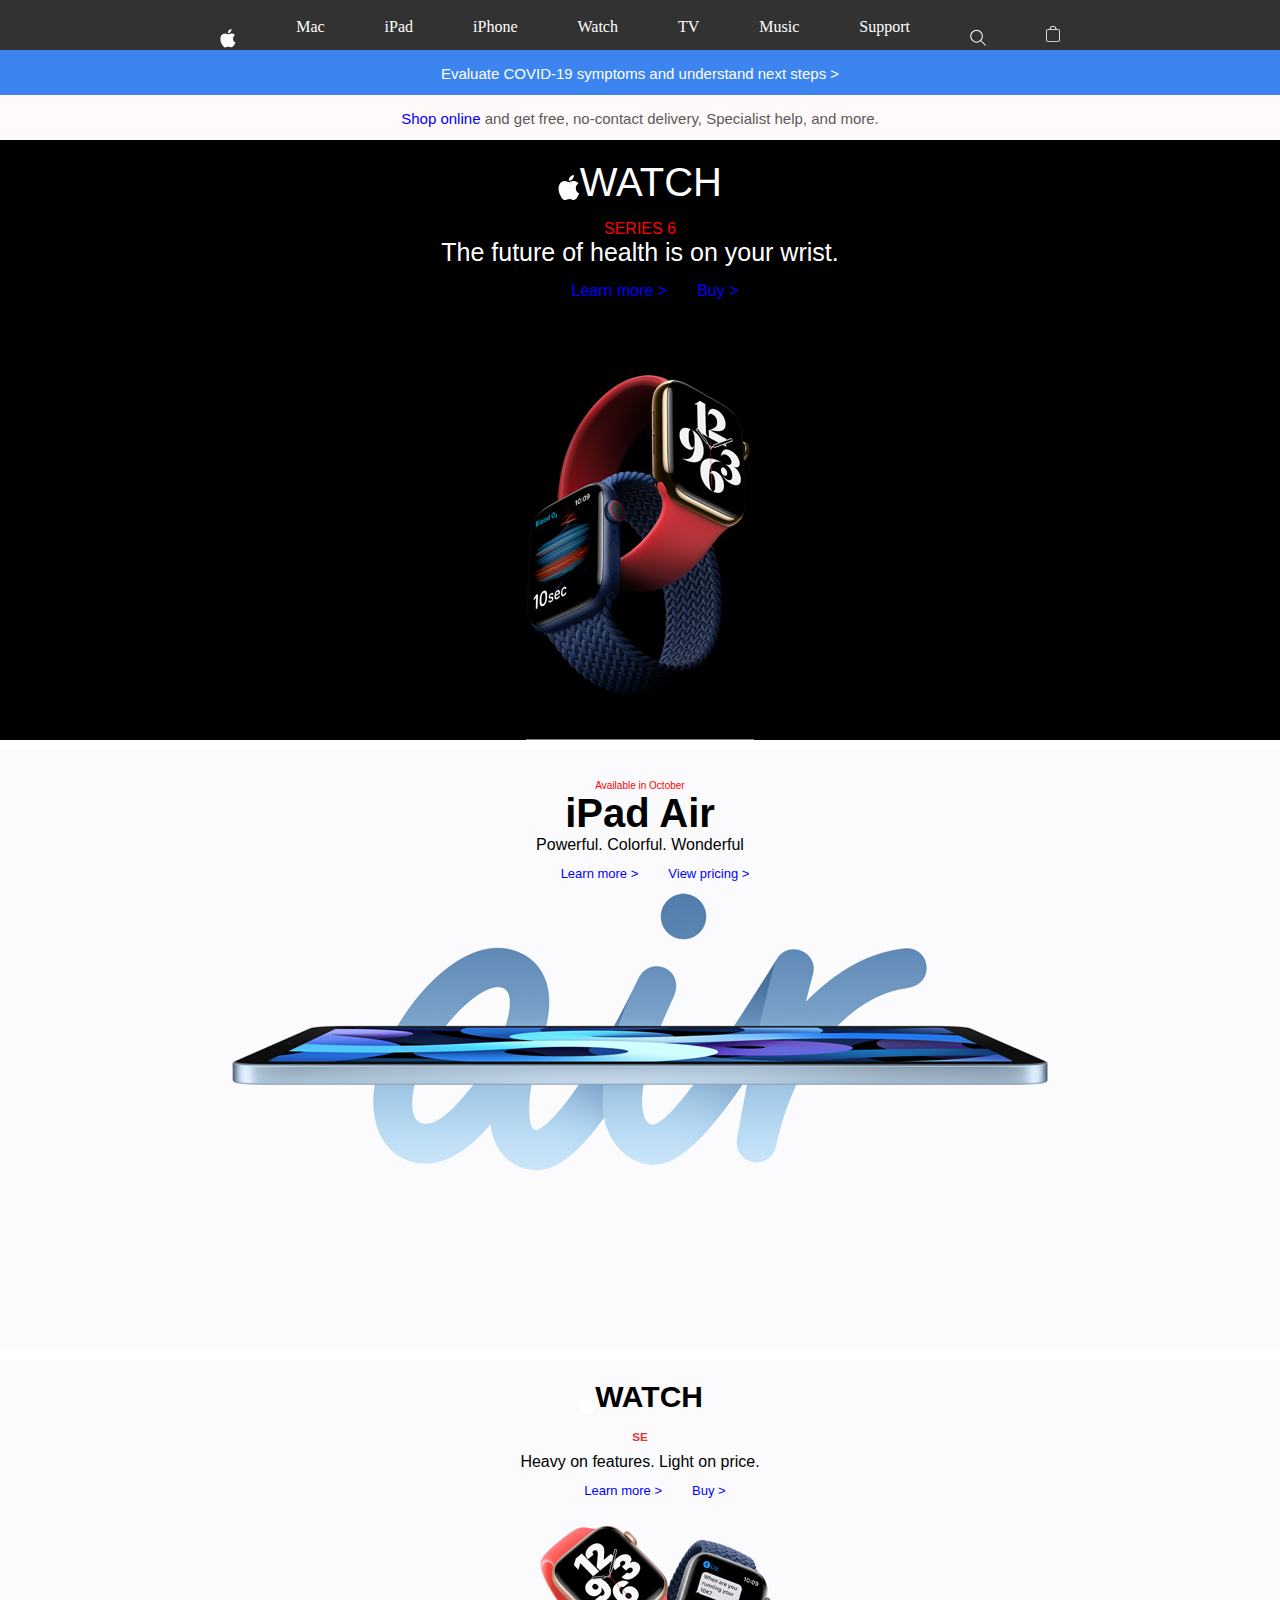
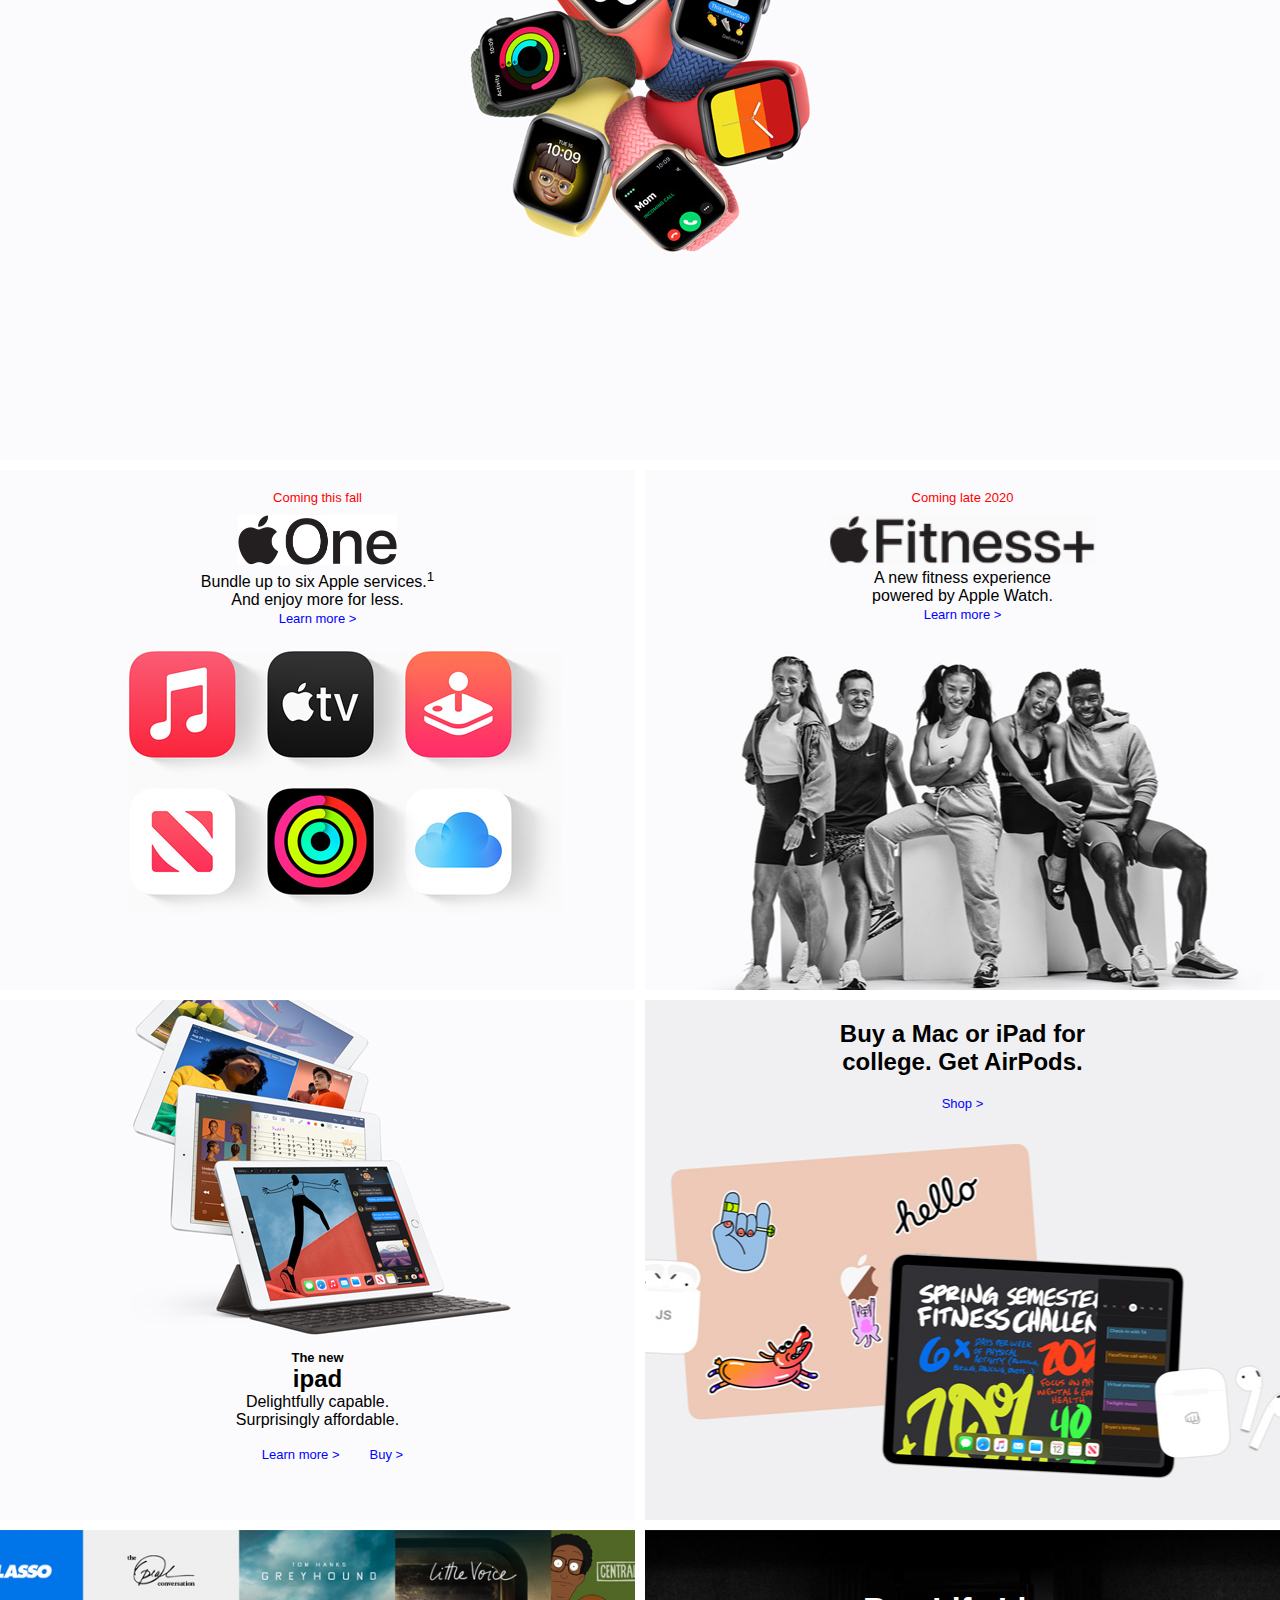
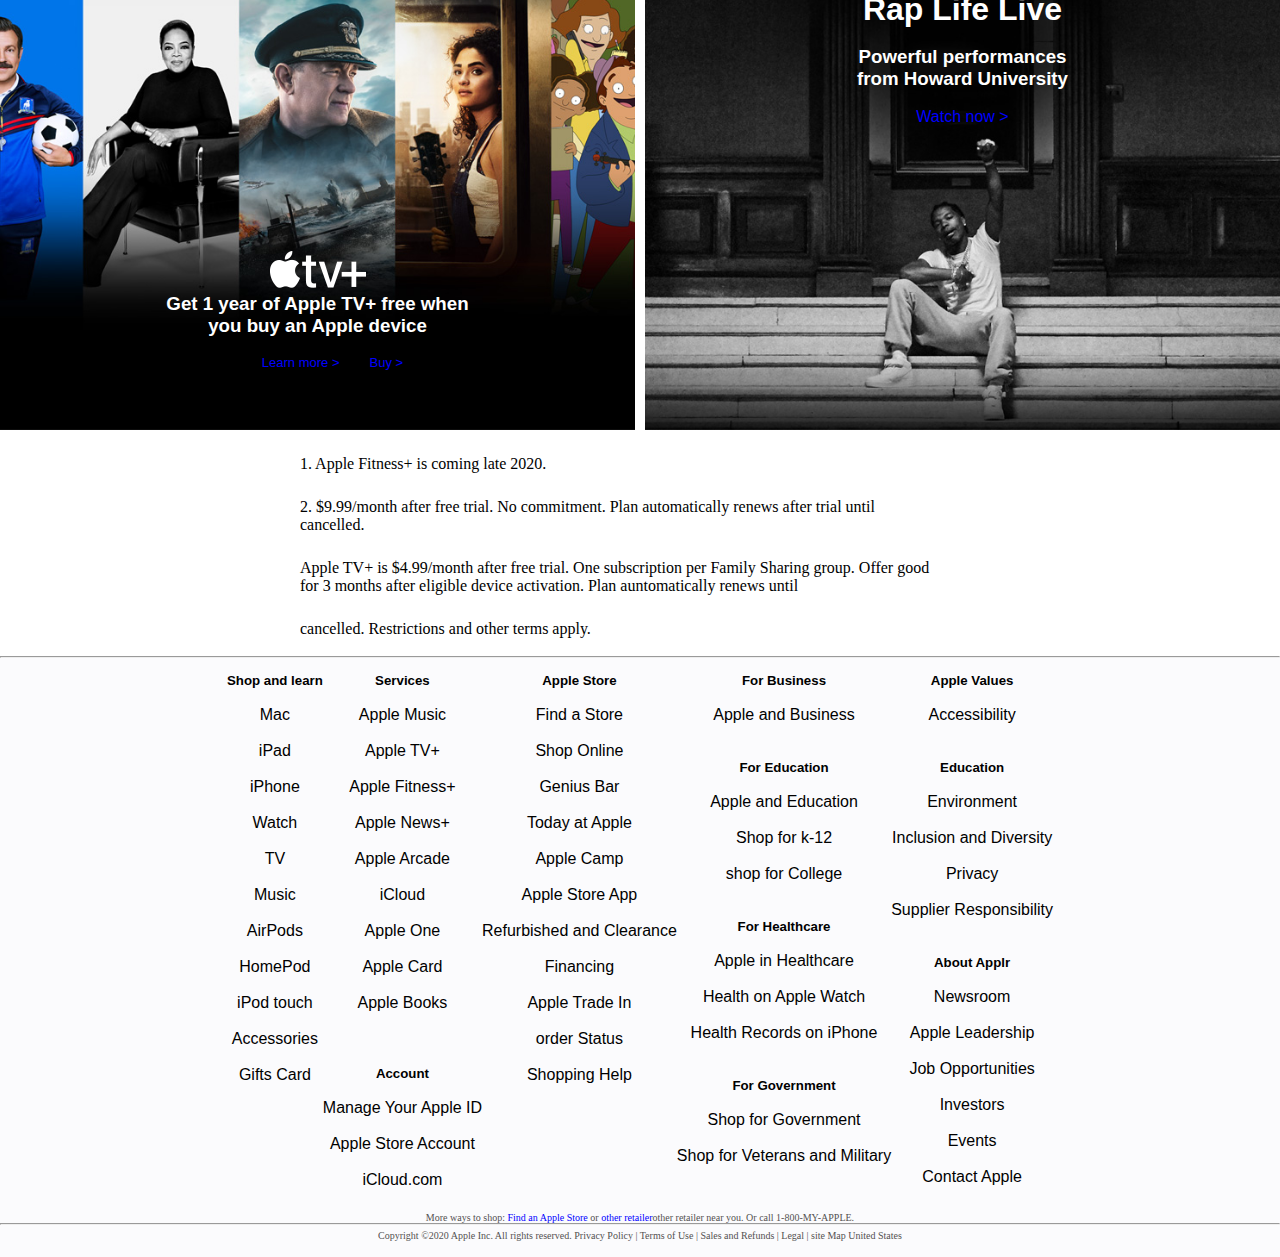
<file: index.html>
<!DOCTYPE html>
<html lang="en">
<head>
    <meta charset="UTF-8">
    <meta name="viewport" content="width=device-width, initial-scale=1.0">
    <title>apple</title>
    <link rel="stylesheet" href="css/mystylesheet.css">
</head>
<body>
<div class="nav">
    <ul class="list">
        <li> <a href="index.html"><img src="img/Apple Logo.svg"></a></li>
        <li><a href="mac.html">Mac</a></li>
        <li><a href="ipad.html">iPad</a></li>
        <li><a href="iphone.html">iPhone</a></li>
        <li><a href="watch.html">Watch</a></li>
        <li><a href="tv.html">TV</a></li>
        <li><a href="music.html">Music</a></li>
        <li><a href="support.html">Support</a></li>
        <li><a href="search.html"><img src="img/search.svg"; style="height: 80px";></a></li>
        <li><a href="search1.html"><img src="img/search1.svg"; style="height: 35px";></a></li>
    </ul>
</div>
<div class="sec">
    <a href="covid.html"> Evaluate COVID-19 symptoms and understand next steps ></a>
</div>
<div class="sec1">
    <a href="shoponline.html"> <span style="color: blue;">Shop online</span> and get free, no-contact delivery, Specialist help, and more.</a>
</div>
<div class="sec2">
    <div class="s1"><img src="img/Apple Logo.svg"> WATCH</div>
    <div class="s2"> SERIES 6</div>
    <div class="s3">The future of health is on your wrist.</div>
    <div class="s4">
            <Ul class="list1">
                <li><a href="learnmore.html">Learn more ></a></li>
                <li><a href="buy.html">Buy ></a></li>
            </Ul>
         </div>
   
</div>
<div class="sec3">
    <div class="s6">Available in October</div>
    <div class="s7"><b>iPad Air</b></div>
    <div class="s8"> Powerful. Colorful. Wonderful</div>
    <div class="s9">
        <ul class="list2">
            <li><a href="learnmore.html"> Learn more ></a></li>
            <li><a href="Viewpricing.html">View pricing ></a></li>
        </ul>
    </div>
</div>
<div class="sec4">
    <div class="s11"><img src="img/Apple Logo.svg"><b>WATCH</b></div>
    <div class="s12"><h3>SE</h3></div>
    <div class="s13"> Heavy on features. Light on price.</div>
    <div class="s14">
        <Ul class="list3">
            <li><a href="learnmore.html">Learn more ></a></li>
            <li><a href="buy.html">Buy ></a></li>
        </Ul></div></div>
<div class="sec5">
    <div class="s16">
        <p style="font-size: 13px; color: red;">Coming this fall</p>
        <img src="img/imgb.jpg">
        <p>Bundle up to six Apple services.<sup>1</sup></p>
        <p>And enjoy more for less.</p>
        <a href="learnmore.html">Learn more ></a>
    </div>
    <div class="s17">
        <p style="font-size: 13px; color: red;">Coming late 2020</p>
        <img src="img/imgf.jpg">
        <p>A new fitness experience</p>
        <p>powered by Apple Watch.</p>
        <a href="learnmore.html">Learn more ></a>
    </div>
</div>
<div class="sec6">
    <div class="s18">
        <b><p style="font-size: 13px;">The new</p></b>
        <h2><p style="font-family: Verdana, Geneva, Tahoma, sans-serif;">ipad</p></h2>
        <p>Delightfully capable.</p>
        <p>Surprisingly affordable.</p><br/>
            <Ul class="list1">
                <li><a href="learnmore.html">Learn more ></a></li>
                <li><a href="buy.html">Buy ></a></li>
            </Ul>
    </div>
    <div class="s19">
        <h2><p>Buy a Mac or iPad for</p></h2>
        <h2><p>college. Get AirPods.</p></h2><br/>
        <p><a href="learnmore.html">Shop ></a><br/>
    </div></div>
</div>
<div class="sec7">
    <div class="s20">
        <img src="img/tv.png">
        <h3><p>Get 1 year of Apple TV+ free when</p></h3>
        <h3><p>you buy an Apple device</p></h3><br/>
        <Ul class="list3">
            <li><a href="learnmore.html">Learn more ></a></li>
            <li><a href="buy.html">Buy ></a></li>
        </Ul>
    </div>
    <div class="s21">
        <p><img src="img/music.png"></p><br/>
        <h1><p>Rap Life Live</p></h1><br/>
        <h3><p>Powerful performances</p></h3>
        <h3><p>from Howard University</p></h3><br/>
        <a href="learnmore.html">Watch now ></a>
    </div>
</div>

<div class="sec8">
    <ul>
        <li> 1. Apple Fitness+ is coming late 2020.</li>
        <li>2. $9.99/month after free trial. No commitment. Plan automatically renews after trial until cancelled.</li>
        <li> Apple TV+ is $4.99/month after free trial. One subscription per Family Sharing group. Offer good for 3 months after eligible device activation. Plan auntomatically renews until</li>
        <li>cancelled. Restrictions and other terms apply.</li>
    </ul>

</div><br/><hr>
<div class="sec9">
    <div class="d">
            <h5><p>Shop and learn</p></h5><br>
            <p>Mac</p><br/>
            <p>iPad</p><br/>
            <p>iPhone</p><br/>
            <p>Watch</p><br/>
            <p>TV</p><br/>
            <p>Music</p><br/>
            <p>AirPods</p><br/>
            <p>HomePod</p><br/>
            <p>iPod touch</p><br/>
            <p>Accessories</p><br/>
            <p>Gifts Card</p><br/>
    </div>
    <div class="e">
        <h5><p>Services</p></h5><br>
        <p>Apple Music</p><br/>
        <p>Apple TV+</p><br/>
        <p>Apple Fitness+</p><br/>
        <p>Apple News+</p><br/>
        <p>Apple Arcade</p><br/>
        <p>iCloud</p></br/>
        <p>Apple One</p><br/>
        <p>Apple Card</p><br/>
        <p>Apple Books</p><br/><br/><br/>
        <h5><p>Account</p></h5><br>
        <p>Manage Your Apple ID</p><br/>
        <p>Apple Store Account</p><br/>
        <p>iCloud.com</p><br/>
    </div>
    <div class="c">
        <h5><p>Apple Store</p></h5><br>
        <p>Find a Store</p><br/>
        <p>Shop Online</p><br/>
        <p>Genius Bar</p><br/>
        <p>Today at Apple</p><br/>
        <p>Apple Camp</p><br/>
        <p>Apple Store App</p><br/>
        <p>Refurbished and Clearance</p><br/>
        <p>Financing</p><br/>
        <p>Apple Trade In</p><br/>
        <p>order Status</p><br/>
        <p>Shopping Help</p><br/>
    </div>
    <div class="g">
        <h5><p>For Business</p></h5><br>
        <p>Apple and Business</p><br/><br>
        <h5><p>For Education</p></h5><br>
        <p>Apple and Education</p><br/>
        <p>Shop for k-12</p><br/>
        <p>shop for College</p><br/><br>
        <h5><p>For Healthcare</p></h5><br>
        <p>Apple in Healthcare</p><br/>
        <p>Health on Apple Watch</p><br/>
        <p>Health Records on iPhone</p><br/><br/>
        <h5><p>For Government</p></h5><br>
        <p>Shop for Government</p><br/>
        <p>Shop for Veterans and Military</p><br/>
    </div>
    <div class="f">
        <h5><p>Apple Values</p></h5><br>
        <p>Accessibility</p><br/><br>
        <h5><p>Education</p></h5><br>
        <p>Environment</p><br/>
        <p>Inclusion and Diversity</p><br/>
        <p>Privacy</p><br/>
        <p>Supplier Responsibility</p><br/><br/>   
        <h5><p>About Applr</p></h5><br>
        <p>Newsroom</p><br/>
        <p>Apple Leadership</p><br/>
        <p>Job Opportunities</p><br/>
        <p>Investors</p><br>
        <p>Events</p><br/>
        <p>Contact Apple</p><br/>
    </div>
</div>
<div class="footer">
    <p>More ways to shop: <a href="find">Find an Apple Store </a>or <a href="find">other retailer</a>other retailer near you. Or call 1-800-MY-APPLE.</p><hr>
    <p>Copyright &copy2020 Apple Inc. All rights reserved. Privacy Policy | Terms of Use | Sales and Refunds | Legal | site Map           United States</p>

</div>
</body>
</html>
</file>
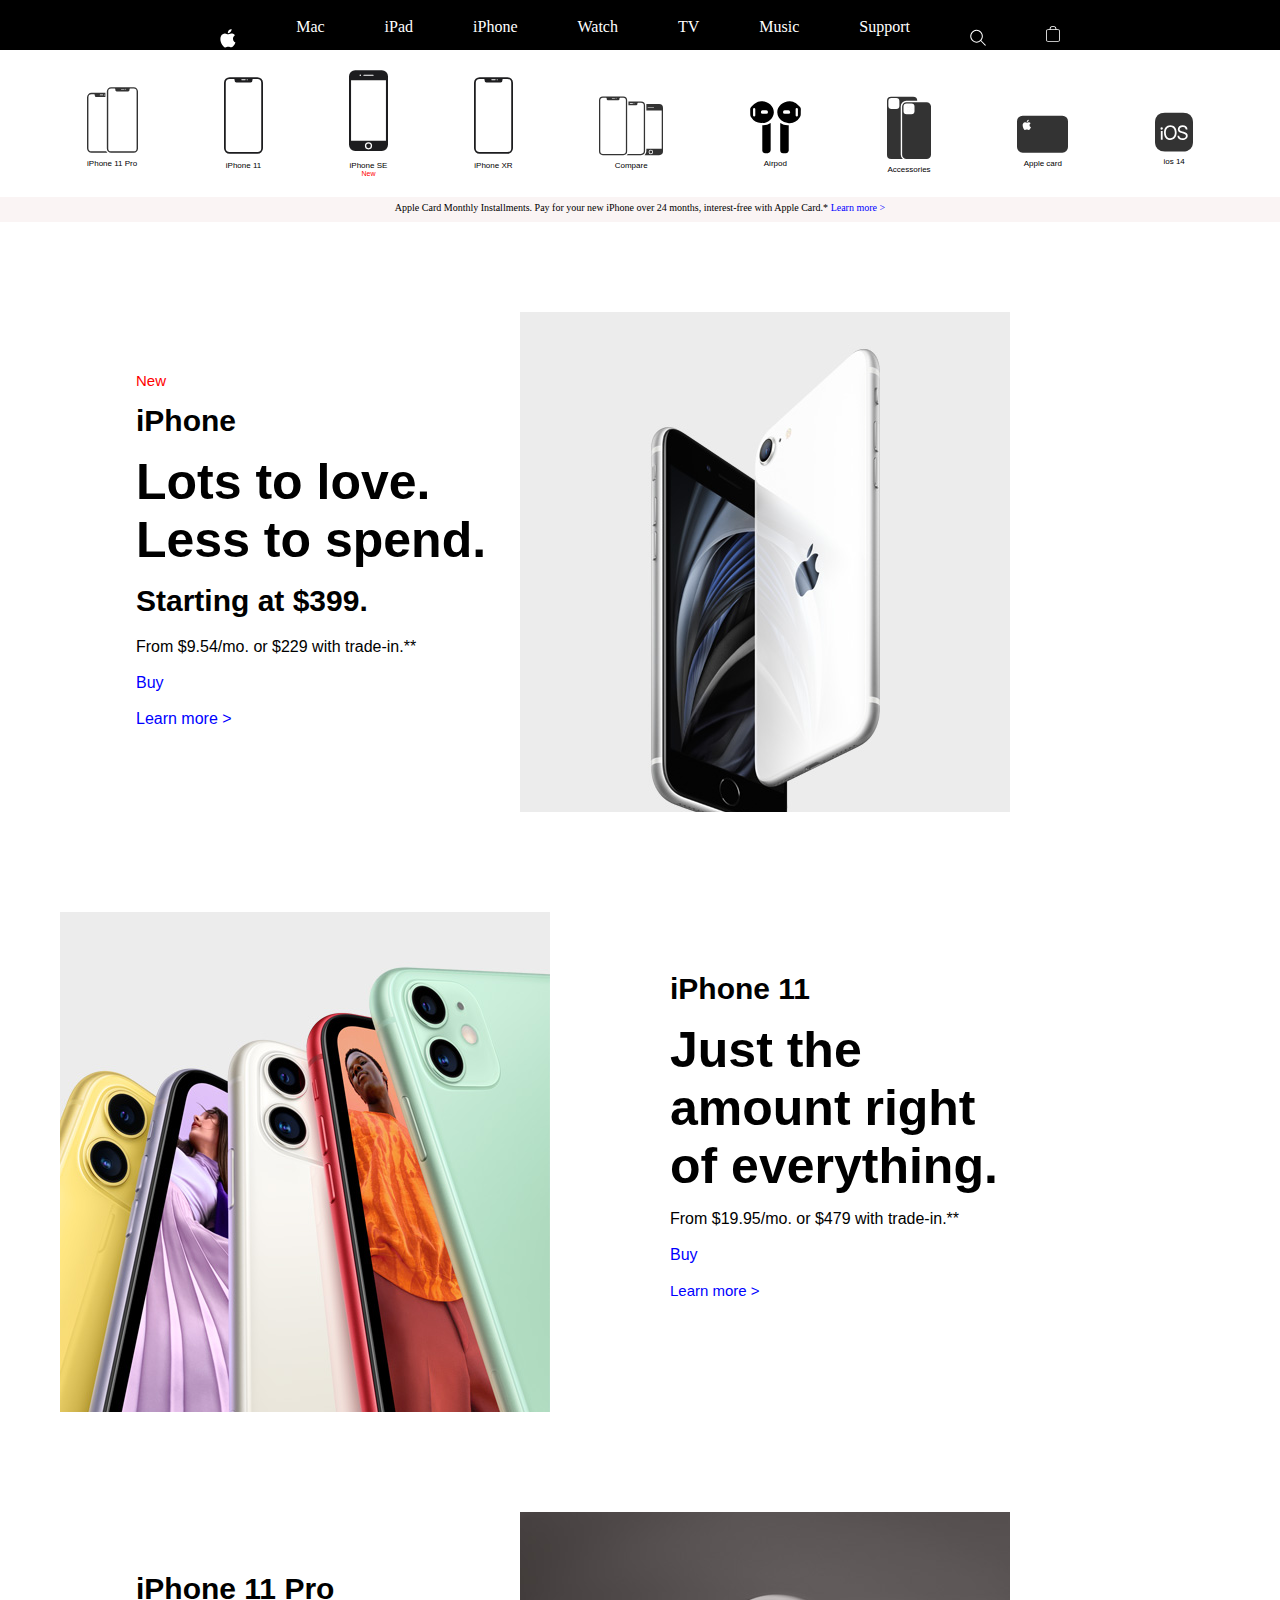
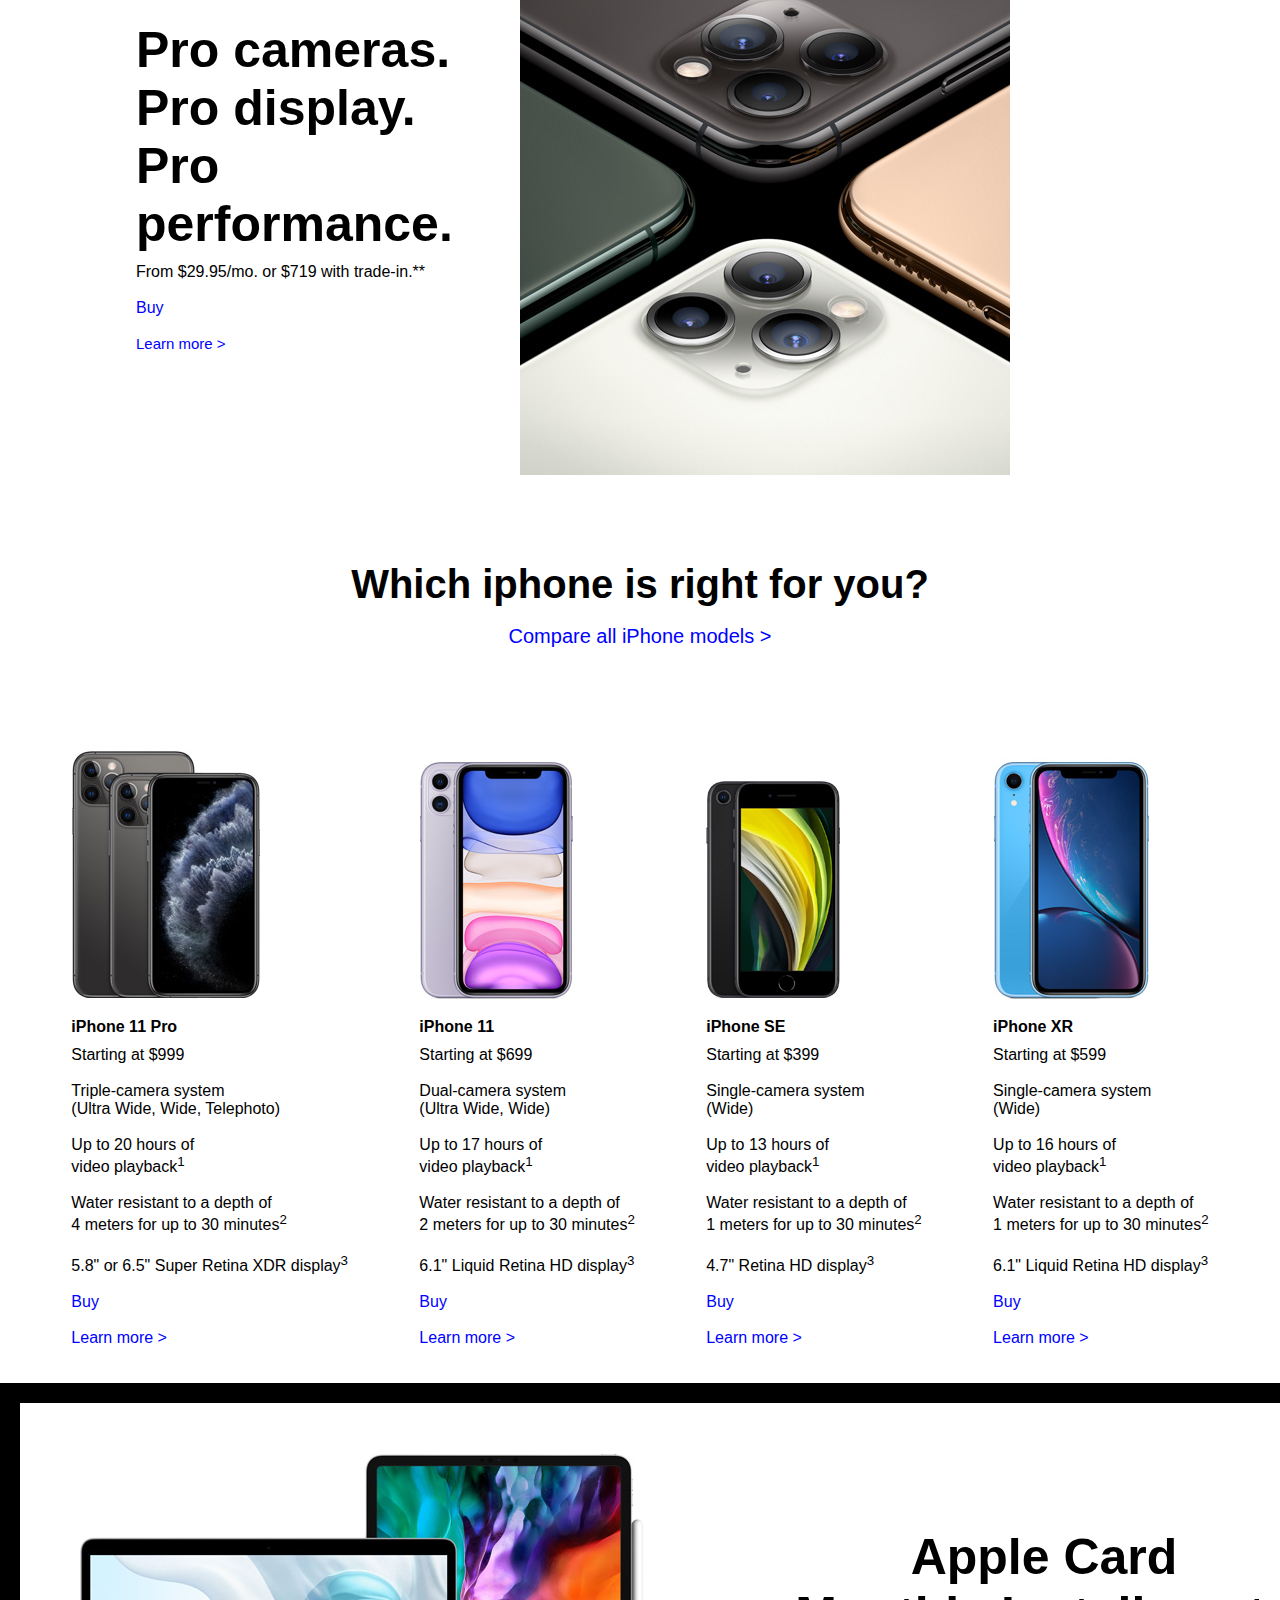
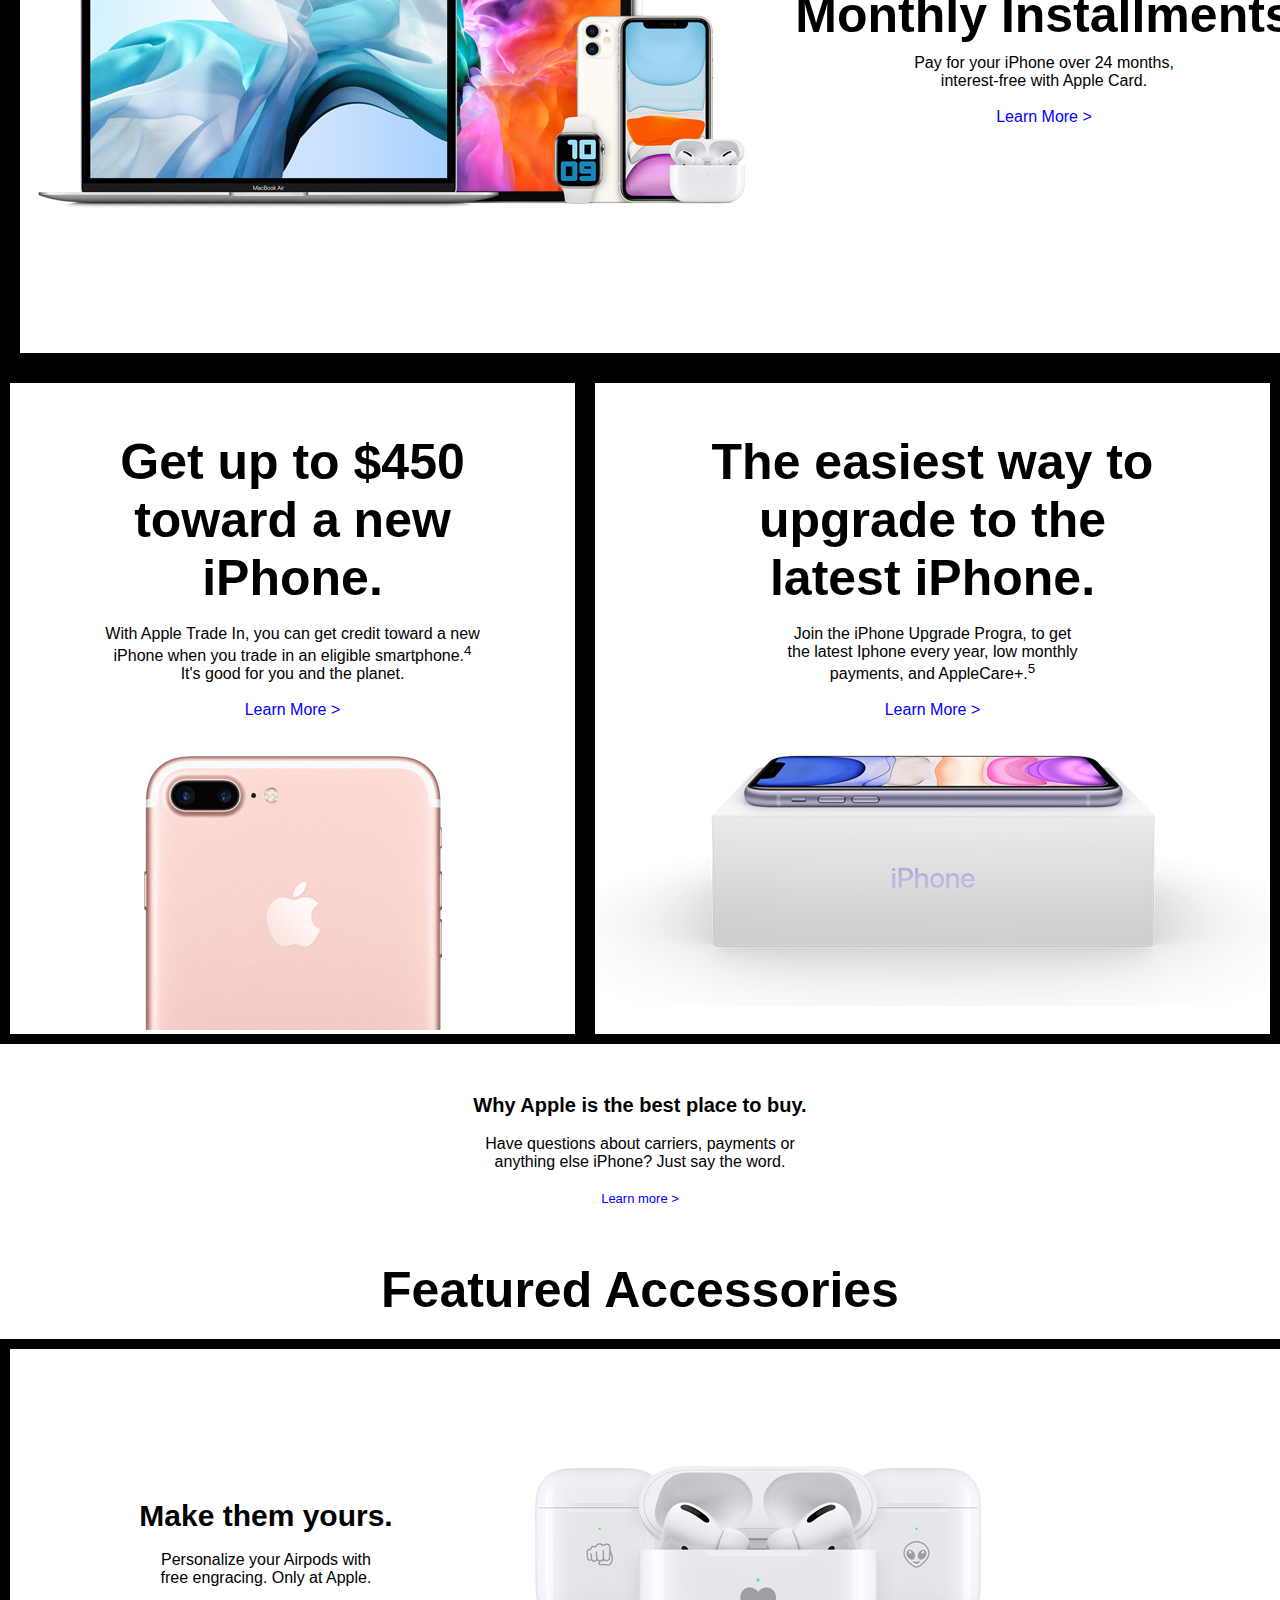
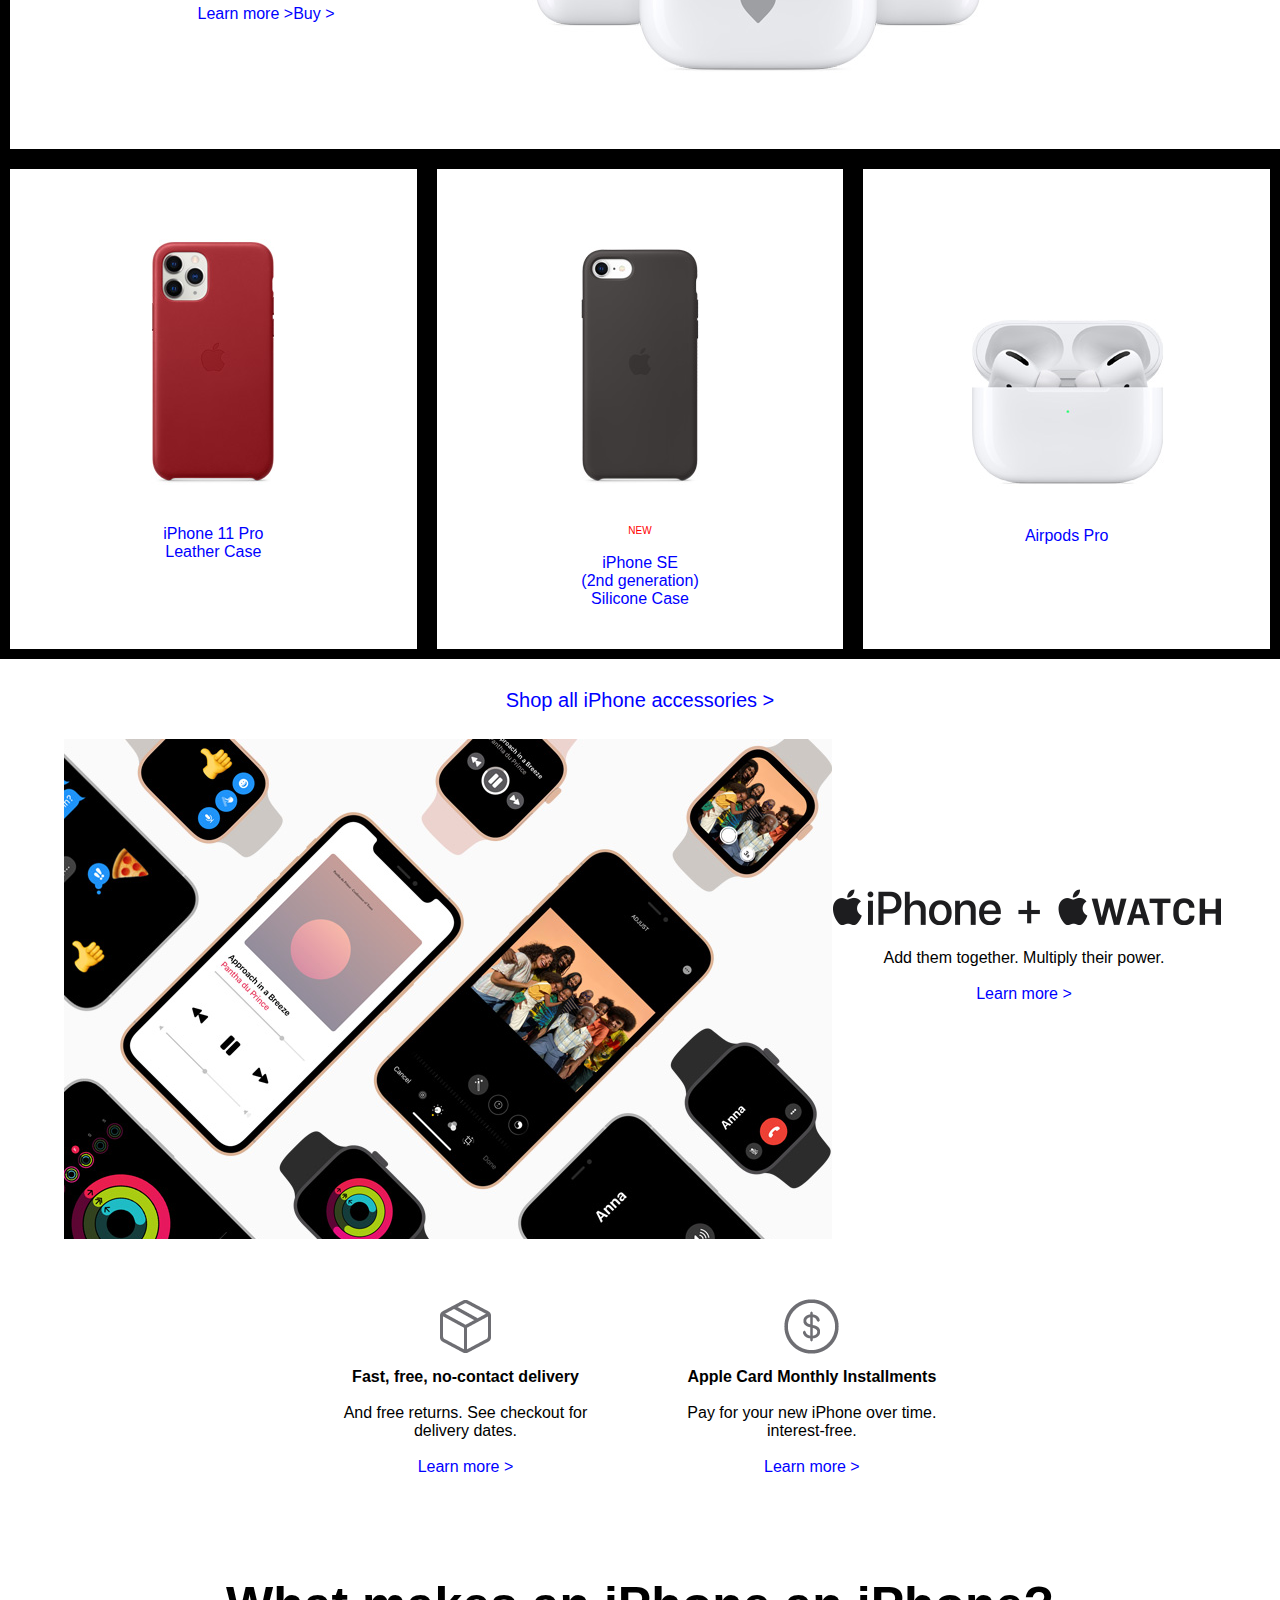
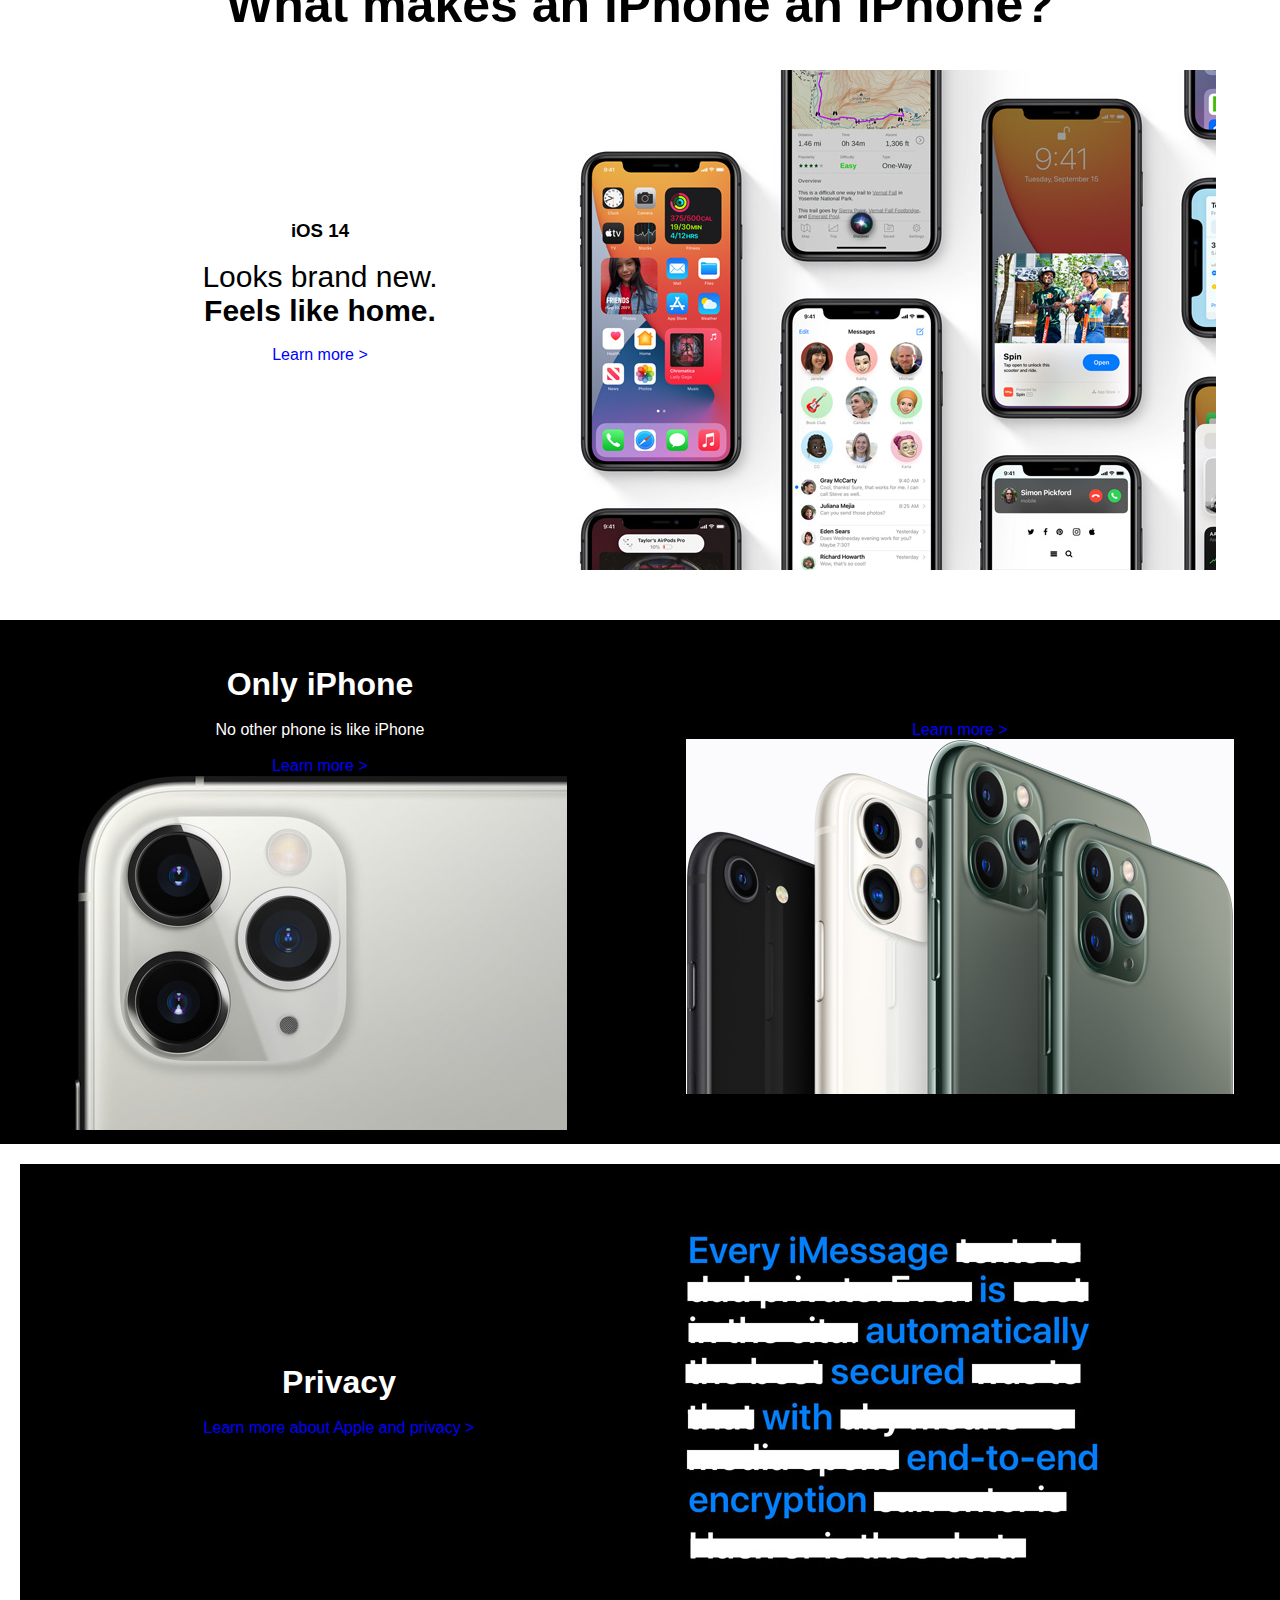
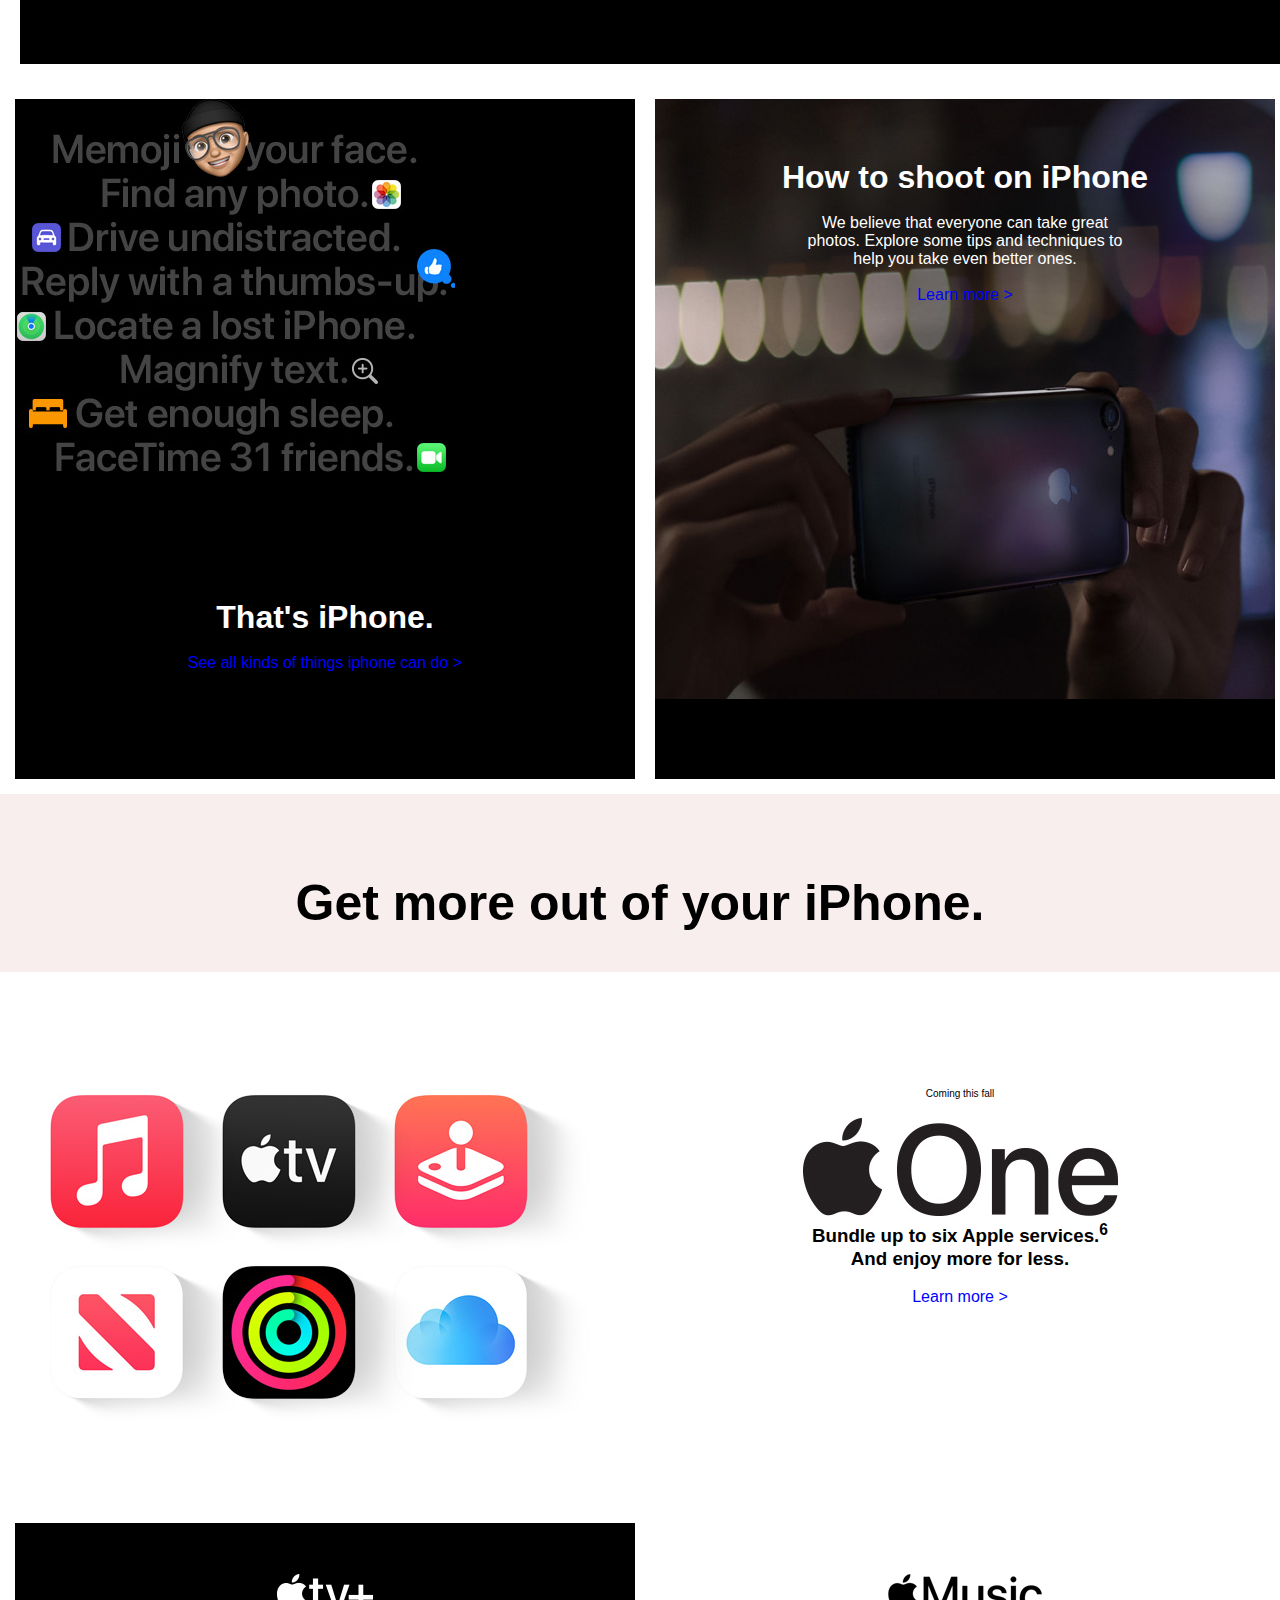
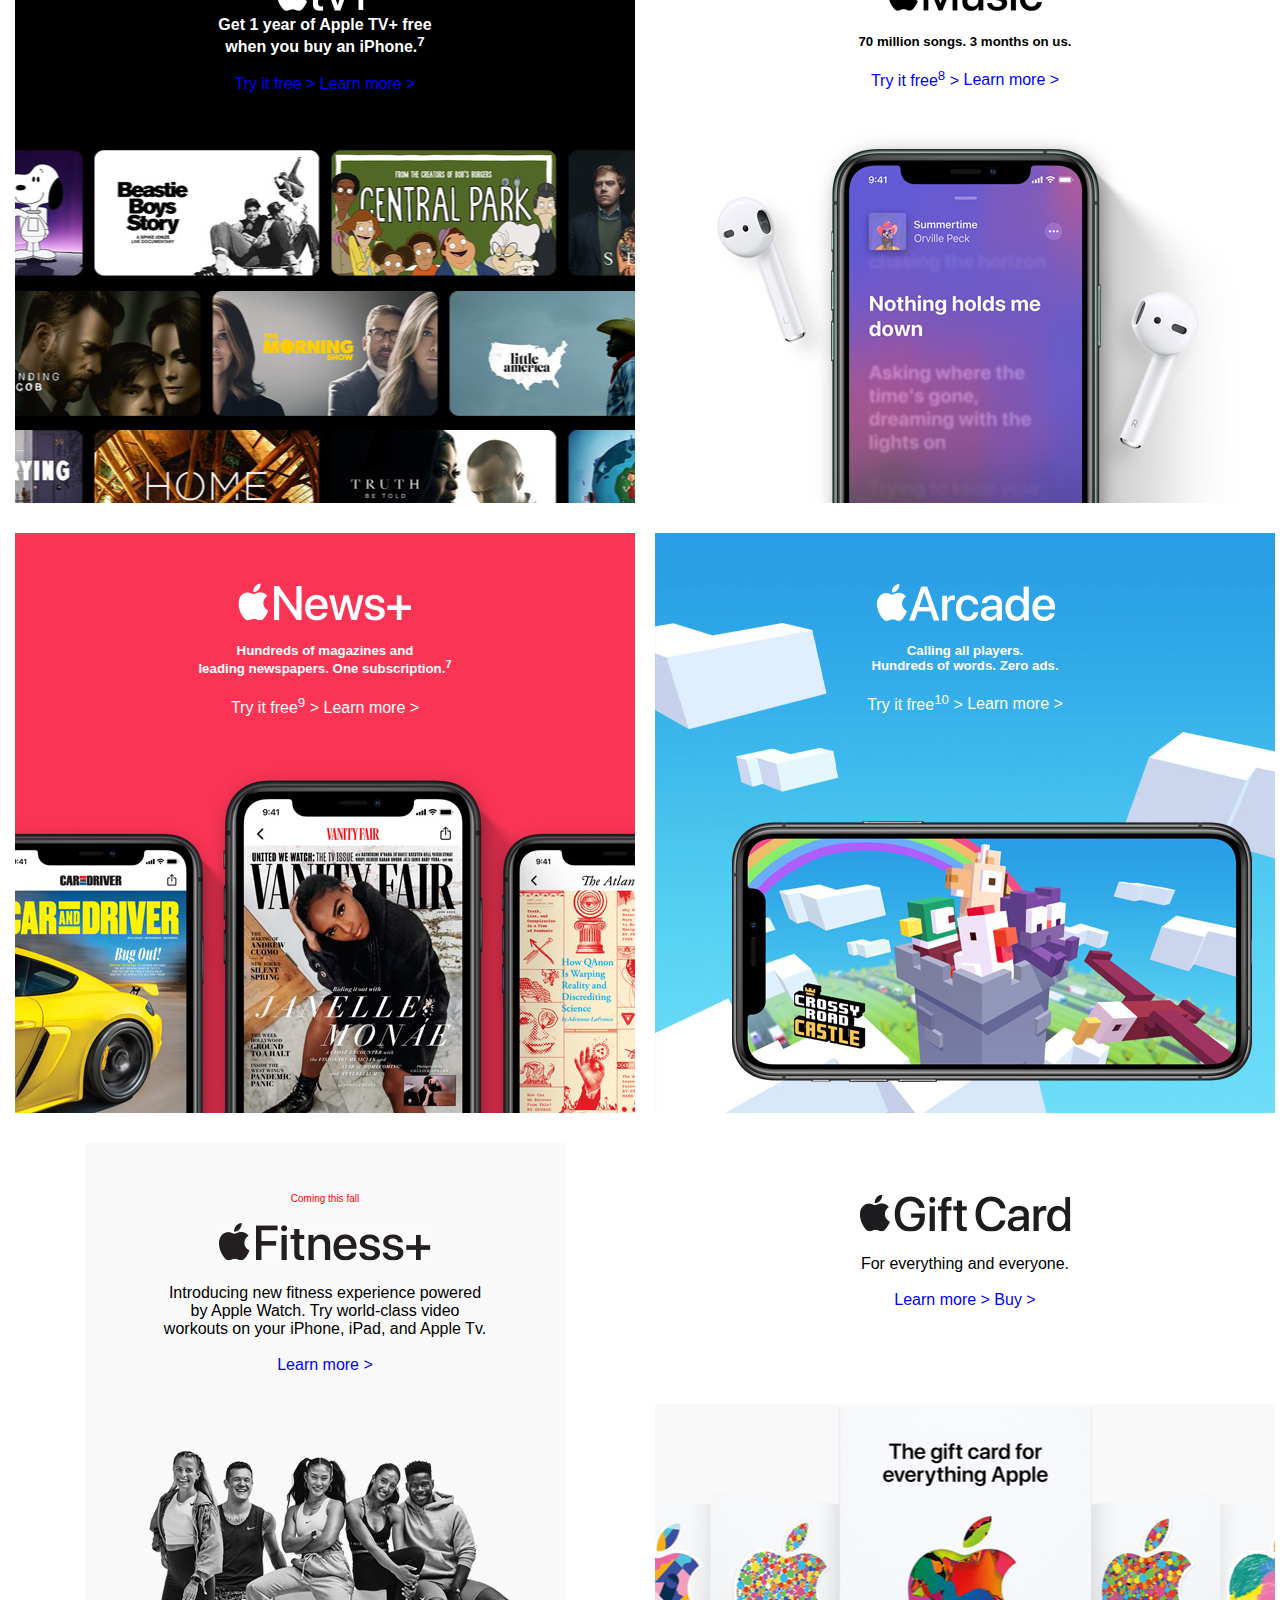
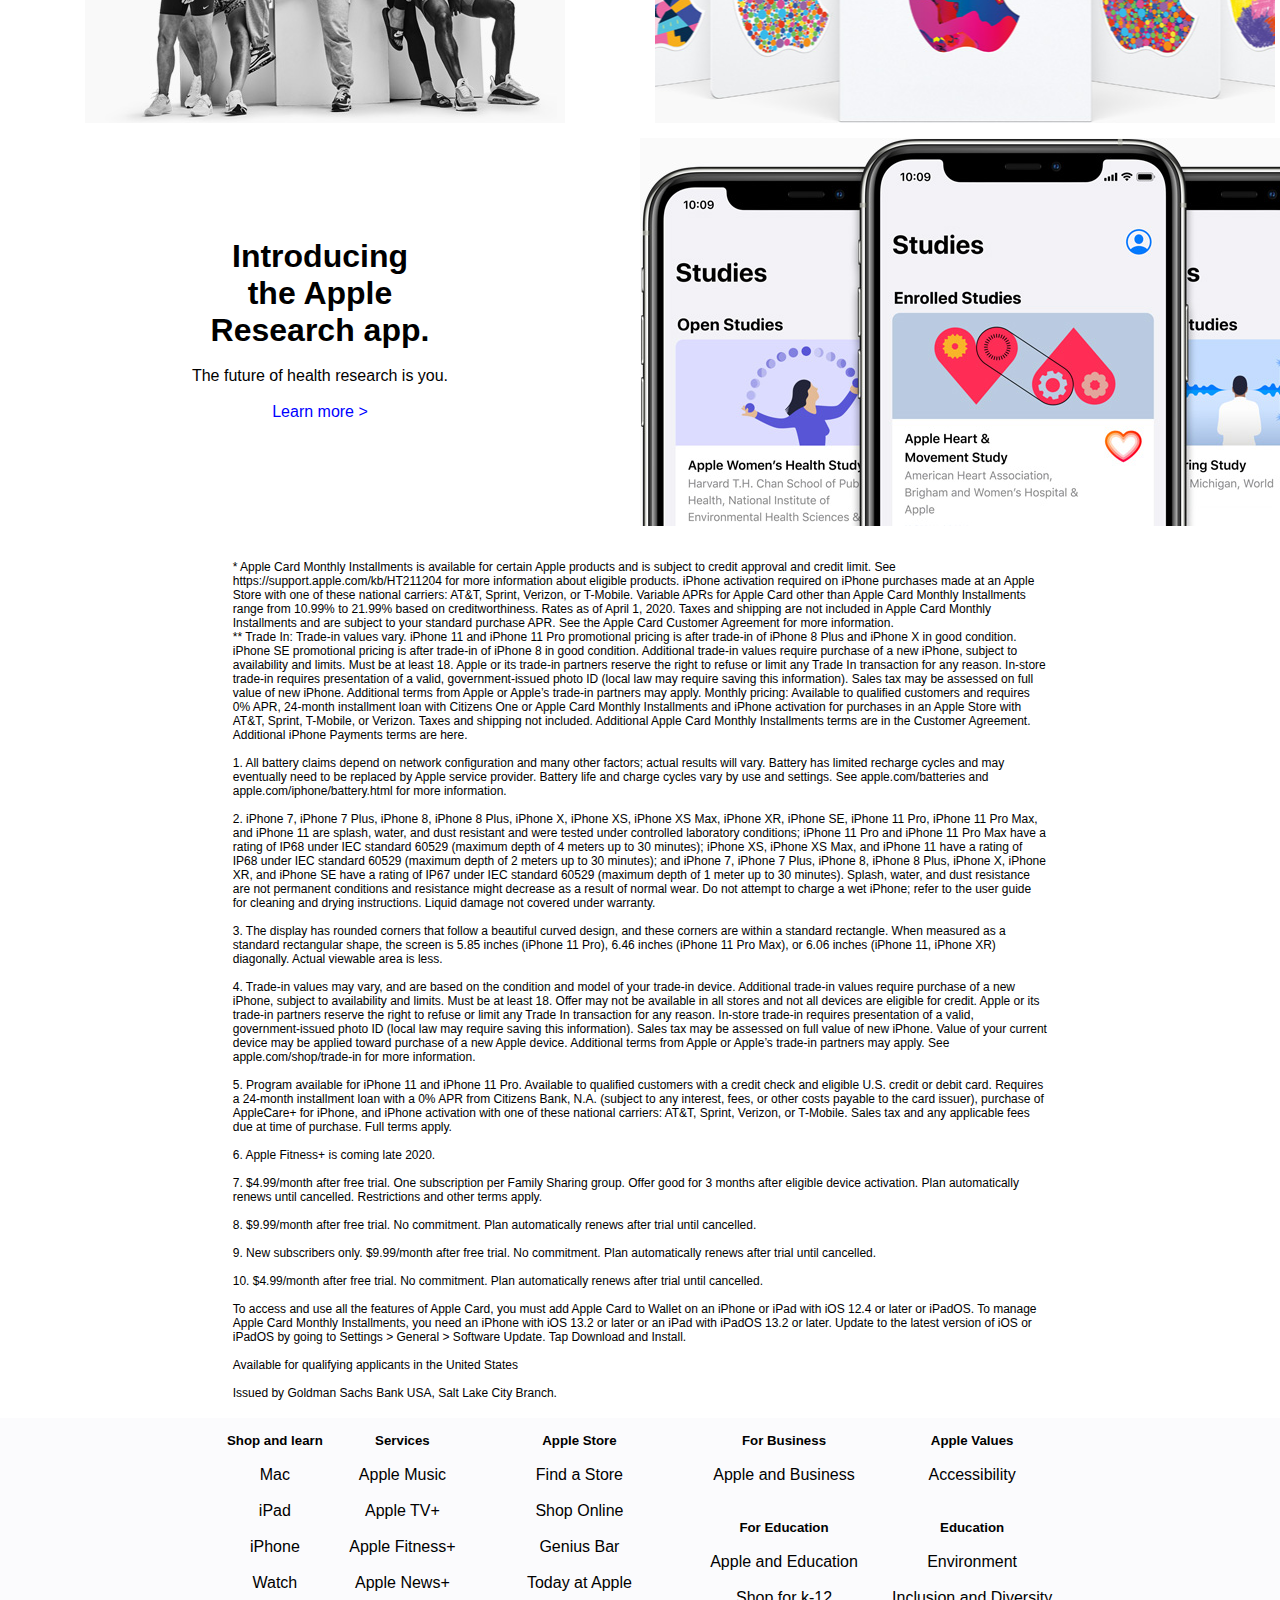
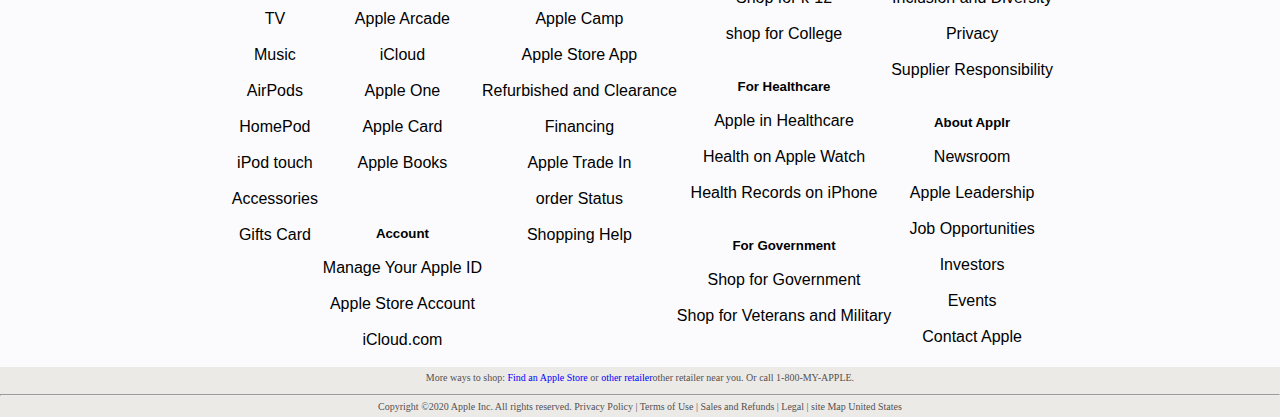
<file: iphone.html>
<!DOCTYPE html>
<html lang="en">
<head>
    <meta charset="UTF-8">
    <meta name="viewport" content="width=device-width, initial-scale=1.0">
    <title>apple</title>
    <link rel="stylesheet" href="css/iphone.css">
</head>
<body>
    <div class="nav">
        <ul class="list">
            <li> <a href="index.html"><img src="img/Apple Logo.svg"></a></li>
            <li><a href="mac.html">Mac</a></li>
            <li><a href="ipad.html">iPad</a></li>
            <li><a href="iphone.html">iPhone</a></li>
            <li><a href="watch.html">Watch</a></li>
            <li><a href="tv.html">TV</a></li>
            <li><a href="music.html">Music</a></li>
            <li><a href="support.html">Support</a></li>
            <li><a href="search.html"><img src="img/search.svg"; style="height: 80px";></a></li>
        <li><a href="search1.html"><img src="img/search1.svg"; style="height: 35px";></a></li>
        </ul>
    </div>
    <div class="sec">
        <div class="e1">
           <div class="e11"><img src="img/iphone_11_pro.svg"></div>
           <div class="e12">iPhone 11 Pro</div>
        </div>
        <div class="e2">
           <div class="e21"><img src="img/iphone_11.svg"></div>
           <div class="e22">iPhone 11</div>
        </div>
        <div class="e3">
            <div class="e31"><img src="img/iphone_se.svg"></div>
            <div class="e32">iPhone SE </div>
            <div class="e33">New</div>
         </div>
         <div class="e4">
            <div class="e41"><img src="img/iphone_xr.svg"></div>
            <div class="e42">iPhone XR </div>
         </div>
         <div class="e5">
            <div class="e51"><img src="img/iphone_comp.svg"></div>
            <div class="e52">Compare</div>
         </div>
         <div class="e6">
            <div class="e61"><img src="img/iphone_airpods.svg"></div>
            <div class="e62"> Airpod</div>
         </div>
         <div class="e7">
            <div class="e71"><img src="img/iphone_acc.svg"></div>
            <div class="e72"> Accessories</div>
         </div>
         <div class="e8">
            <div class="e81"><img src="img/iphone_apple_card.svg"></div>
            <div class="e82"> Apple card</div>
         </div>
         <div class="e9">
            <div class="e91"><img src="img/iphone_ios.svg"></div>
            <div class="e92">ios 14</div>
         </div>
    </div>
    <div class="sec1">
        <p>Apple Card Monthly Installments. Pay for your new iPhone over 24 months, interest-free with Apple Card.* <a href="learnmore.html"> Learn more ></a> </p>
    </div>
    <div class="sec2">
        <div class="s1">
            <div class="ss1">New</div>
            <div class="ss2">iPhone</div>
            <div class="ss3">Lots to love.
                <p>Less to spend.</p>
            </div>
            <div class="ss4">Starting at $399.</div>
            <div class="ss5">
                <p>From $9.54/mo. or $229 with trade-in.**</p>
                </div><br/>
            <div class="ss6"><a href="buy.html">Buy</a></div><br/>
            <div class="ss7"><a href="learnmore.html">Learn more ></a></div>
        </div>
        <div class="s2"></div>
    </div>
    <div class="sec3">
        <div class="s3"></div>
        <div class="s4">
            <div class="sss1">iPhone 11</div>
            <div class="sss2">
                <p>Just the</p>
                <p>amount right</p>
                <p>of everything.</p>
            </div>
            <div class="sss3">
                <p>From $19.95/mo. or $479 with trade-in.**</p>
            </div><br/>
            <div class="sss4"><a href="buy.html">Buy</a></div><br/>
            <div class="sss5"><a href="learnmore.html">Learn more ></a></div>
        </div>
    </div>
    <div class="sec4">
        <div class="s5">
            <div class="ssss1">iPhone 11 Pro</div>
            <div class="ssss2">Pro cameras.
                <p>Pro display.</p>
                <p>Pro performance.</p>
            </div>
            <div class="ssss3">
                <p>From $29.95/mo. or $719 with trade-in.**</p><br/>
            </div>
            <div class="ssss4"><a href="buy.html">Buy</a></div><br/>
            <div class="ssss5"><a href="learnmore.html">Learn more ></a></div>
        </div>
        <div class="s6"><img src="img/section3.jpg"></div>
    </div>
    <div class="sec5">
        <div class="s7">Which iphone is right for you?</div><br/>
        <div class="s8"><a href="compare.html">Compare all iPhone models ></a></div>
    </div>
    <div class="sec6">
        <div class="s9">
            <div class="sssss1"><img src="img/sec41.jpg"></div>
            <div class="sssss2">iPhone 11 Pro</div>
            <div class="sssss3">
                <p>Starting at $999</p><br/>
                <p>Triple-camera system </p>
                <p>(Ultra Wide, Wide, Telephoto)</p><br/>
                <p>Up to 20 hours of</p>
                <p>video playback<sup>1</sup></p><br/>
                <p>Water resistant to a depth of</p>
                <p>4 meters for up to 30 minutes<sup>2</sup></p><br/>
                <p>5.8" or 6.5" Super Retina XDR display<sup>3</sup></p><br/>
            </div>
                <div class="sssss4"><a href="buy.html">Buy</a></div><br/>
                <div class="sssss5"><a href="learnmore.html">Learn more ></a></div>
        </div>
        <div class="s10">
            <div class="ssssss1"><img src="img/sec42.jpg"></div>
            <div class="ssssss2">iPhone 11</div>
            <div class="ssssss3">
                <p>Starting at $699</p><br/>
                <p>Dual-camera system </p>
                <p>(Ultra Wide, Wide)</p><br/>
                <p>Up to 17 hours of</p>
                <p>video playback<sup>1</sup></p><br/>
                <p>Water resistant to a depth of</p>
                <p>2 meters for up to 30 minutes<sup>2</sup></p><br/>
                <p>6.1" Liquid Retina HD display<sup>3</sup></p><br/></div>
                <div class="ssssss4"><a href="buy.html">Buy</a></div><br/>
                <div class="ssssss5"><a href="learnmore.html">Learn more ></a></div>
        </div>
        <div class="s11">
            <div class="sssssss1"><img src="img/sec43.jpg"></div>
            <div class="sssssss2">iPhone SE</div>
            <div class="sssssss3">
                <p>Starting at $399</p><br/>
                <p>Single-camera system </p>
                <p>(Wide)</p><br/>
                <p>Up to 13 hours of</p>
                <p>video playback<sup>1</sup></p><br/>
                <p>Water resistant to a depth of</p>
                <p>1 meters for up to 30 minutes<sup>2</sup></p><br/>
                <p>4.7" Retina HD display<sup>3</sup></p><br/>
            </div>
                <div class="sssssss4"><a href="buy.html">Buy</a></div><br/>
                <div class="sssssss5"><a href="learnmore.html">Learn more ></a></div>
        </div>
        <div>
            <div class="s12">
                <div class="ssssssss1"><img src="img/sec44.jpg"></div>
                <div class="ssssssss2">iPhone XR</div>
                <div class="ssssssss3">
                    <p>Starting at $599</p><br/>
                    <p>Single-camera system </p>
                    <p>(Wide)</p><br/>
                    <p>Up to 16 hours of</p>
                    <p>video playback<sup>1</sup></p><br/>
                    <p>Water resistant to a depth of</p>
                    <p>1 meters for up to 30 minutes<sup>2</sup></p><br/>
                    <p>6.1" Liquid Retina HD display<sup>3</sup></p><br/>
                </div>
                    <div class="ssssssss4"><a href="buy.html">Buy</a></div><br/>
                    <div class="ssssssss5"><a href="learnmore.html">Learn more ></a></div><br/><br/>
            </div>
        </div>
        </div>
        <div class="sec7">
            <div class="s13"></div>
            <div class="s14">
                <div class="sssssssss1">
                    <p> Apple Card</p>
                    <p>Monthly Installments</p>
                </div>
                <div class="sssssssss2">
                    <p>Pay for your iPhone over 24 months,</p>
                         <p> interest-free with Apple Card.</p><br/>
                </div>
                <div class="sssssssss3"><a href="learnmore.html">Learn More ></a></div>
            </div></div>
        </div>
        <div class="sec8">
            <div class="s15">
                <div class="ssssssssss1">
                    <p style="font-weight: bold;padding-top: 50px; font-size: 50px;">Get up to $450</p>
                    <p style="font-weight: bold; font-size: 50px;">toward a new</p>
                    <p style="font-weight: bold; font-size: 50px;">iPhone.</p><br/>
                    <p>With Apple Trade In, you can get credit toward a new</p>
                    <p>iPhone when you trade in an eligible smartphone.<sup>4</sup></p>
                    <p>It's good for you and the planet.</p><br>
                    <p><a href="learnmore.html"  style="color: blue; text-decoration: none;">Learn More ></a></p><br/><br/></div>
                <div><img src="img/sec61.jpg"></div>
                </div>
            <div class="s16">
                <div class="sssssssssss1">
                    <p style="font-weight: bold;padding-top: 50px; font-size: 50px;">The easiest way to</p>
                    <p style="font-weight: bold; font-size: 50px;">upgrade to the</p>
                    <p style="font-weight: bold; font-size: 50px;">latest iPhone.</p><br>
                    <p>Join the iPhone Upgrade Progra, to get</p>
                    <p>the latest Iphone every year, low monthly</p>
                    <p>payments, and AppleCare+.<sup>5</sup></p><br/>
                    <p><a href="learnmore.html"  style="color: blue; text-decoration: none;">Learn More ></a></p><br/><br/>
                </div>
                <div><img src="img/sec62.jpg"></div>
            </div>
        </div></div>
        <div class="sec9">
            <div class="s17">Why Apple is the best place to buy.</div><br/>
            <div class="s18">
                <p>Have questions about carriers, payments or</p>
                <p>anything else iPhone? Just say the word.</p><br/>
            </div>
            <div class="s19"><a href="learnmore.html">Learn more ></a><br/><br><br/><br>
                <div class="a1">Featured Accessories</div>
            </div>
        </div>
        <div class="sec10">
            <div class="s20">
                <div class="w">Make them yours.</div><br/>
                <div class="v">
                    <p>Personalize your Airpods with</p>
                    <p>free engracing. Only at Apple.</p><br/>
                </div>
                <div class="c"><a href="learnmore.html">Learn more ></a><a href="buy.html">Buy ></a></div>
            </div>
            <div class="s21"></div>
        </div>
        <div class="sec11">
            <div class="b"><img src="img/sec81.jpg"><br/><br/><br/>
                <div class="b1">
                    <p><a href="iphone11.html">iPhone 11 Pro</a></p>
                    <p><a href="leather.html">Leather Case</a></p>
                </div>
            </div>
            <div class="c"><img src="img/sec82.jpg"><br/><br/><br/>
                <div class="c1">
                    <p>NEW</p></div><br/>
                <div class="c2">
                    <p><a href="iPhone SE.html">iPhone SE</a></p>
                    <p><a href="2nd.html">(2nd generation)</a></p>
                    <p><a href="silicone.html">Silicone Case</a></p><br>
                </div>
            </div>
            <div class="d"><img src="img/sec83.jpg"><br/><br/><br/>
                <div class="d1">
                    <p><a href="iphone11.html">Airpods Pro</a></p>
                </div>
            </div></div>
        <div class="sec12"><a href="shop.html">Shop all iPhone accessories ></a></div>
        <div class="sec13">
            <div class="s22"></div>
            <div class="s23"><img src="img/sec91.png"><br/><br/>
            <p>Add them together. Multiply their power.</p><br/>
            <p><a href="learnmore.html"> Learn more ></a></p>
            </div>
        </div>
    </div>
</div>
<div class="sec14">
    <div class="s24"><img src="img/sec10.png"><br/>
        <p><b>Fast, free, no-contact delivery</p></b><br/>
        <p>And free returns. See checkout for</p>
        <p>delivery dates.</p><br/>
        <p><a href="learnmore.html">Learn more ></a></p>
        </div>
        <div class="s25"><img src="img/sec101.png"><br/>
        <p><b>Apple Card Monthly Installments</p></b><br/>
        <p>Pay for your new iPhone over time.</p>
        <p>interest-free.</p><br/>
        <p><a href="learnmore.html">Learn more ></a></p></div>
</div>
<div class="sec15"> What makes an iPhone an iPhone?</div><br/><br/>
    <div class="sec16">
        <div class="s26">
            <h3><p>iOS 14</p></h3><br/.
            <h1><p style="font-size: 30px;">Looks brand new.</p></h1>
            <h1><p style="font-size: 30px;">Feels like home.</p></h1><br/>
            <a href="learnmore.html">Learn more ></a>
        </div>
        <div class="s27"></div>
    </div>
</div>
<div class="sec17">
        <div class="s26"><br/><br/>
            <h1><p>Only iPhone</p></h1><br/>
            <p>No other phone is like iPhone</p><br/>
            <a href="learnmore.html">Learn more ></a><br/>
            <img src="img/sec12.jpg">
        </div>
        <div class="s27">
            <h1><p>Switch to iPhone</p></h1><br/>
            <p>So many reasons. So incresibly easy. </p><br/>
            <a href="learnmore.html">Learn more ></a><br/>
            <img src="img/sec121.jpg">
        </div>
    </div>
</div>
<div class="sec18">
    <div class="s28">
        <h1><p>Privacy</p></h1><br/>
        <a href="learnmore.html">Learn more about Apple and privacy ></a><br/>
    </div>
    <div class="s29">
        <img src="img/sec13.jpg">
    </div>
</div>
</div>
<div class="sec19">
    <div class="s30">
        <div class="f2"><h1><p>That's iPhone.</p></h1><br/>
            <a href="learnmore.html">See all kinds of things iphone can do ></a></div>
     </div>
    <div class="s31">
        <h1><p>How to  shoot on iPhone</p></h1><br/>
            <p>We believe that everyone can take great</p>
            <p>photos. Explore some tips and techniques to</p>
            <p>help you take even better ones.</p><br/>
            <a href="learnmore.html">Learn more ></a>
    </div>
</div>
</div>
<div class="sec20">Get more out of your iPhone.</div><br/><br/>
<div class="sec21">
    <div class="s33"></div>
    <div class="s34">
        <p style="font-size: 10px">Coming this fall</p><br/>
        <img src="img/imgb.jpg"><br/>
            <h3><p>Bundle up to six Apple services.<sup>6</sup></p></h3>
            <h3><p>And enjoy more for less.</p></h3><br/>
            <a href="learnmore.html">Learn more ></a>
    </div>
</div>
</div>
<div class="sec22">
    <div class="s35">
        <img src="img/tv.png"><br/>
        <h4><p>Get 1 year of Apple TV+ free</p></h4>
        <h4><p>when you buy an iPhone.<sup>7</sup></p></h4><br/>
        <a href="learnmore.html">Try it free  ></a>
        <a href="learnmore.html">Learn more ></a><br/><br/>
    </div>
    <div class="s36">
        <p><img src="img/music.png"></p><br/>
            <h5><p>70 million songs. 3 months on us.</p></h5><br/>
            <a href="learnmore.html">Try it free<sup>8</sup> ></a>
            <a href="learnmore.html">Learn more ></a><br/>
    </div>
</div>
</div>
<div class="sec23">
    <div class="s37">
        <p><img src="img/news.png"></p><br/>
        <h5><p>Hundreds of magazines and</p></h5>
        <h5><p>leading newspapers. One subscription.<sup>7</sup></p></h5><br/>
        <a href="learnmore.html">Try it free<sup>9</sup> ></a>
        <a href="learnmore.html">Learn more ></a>
    </div>
    <div class="s38">
        <p><img src="img/arcade.png"></p><br/>
            <h5><p>Calling all players.</p></h5>
            <h5><p>Hundreds of words. Zero ads.</p></h5><br/>
            <a href="learnmore.html">Try it free<sup>10</sup> ></a>
            <a href="learnmore.html">Learn more ></a><br/><br/>
    </div>
</div>
</div>
<div class="sec24">
    <div class="s39">
        <p style="font-size: 10px;color:red;">Coming this fall</p><br/>
        <p><img src="img/imgf.jpg"></p><br/>
            <p>Introducing new fitness experience powered</p>
            <p>by Apple Watch. Try world-class video</p>
            <p>workouts on your iPhone, iPad, and Apple Tv.</p><br/>
            <a href="learnmore.html">Learn more ></a><br/>
    </div>
    <div class="s40">
            <p><img src="img/gift.png"></p> <br/>
            <p>For everything and everyone.</p><br/>
            <a href="learnmore.html">Learn more ></a>
            <a href="learnmore.html">Buy ></a><br/><br/>
        </div>
</div>
<div class="sec25">
    <div class="s41">
            <h1><p>Introducing</p></h1>
            <h1><p>the Apple</p></h1>
            <h1><p>Research app.</p></h1><br>
            <p>The future of health research is you.</p><br/>
            <a href="learnmore.html">Learn more ></a><br/>
        </div>
        <div class="s42">
            <img src="img/sec19.jpg">
        </div>
</div>
<div class="sec26">
    <div class="p1"></div>
<div class="p2">
    <p>* Apple Card Monthly Installments is available for certain Apple products and is subject to credit approval and credit limit. See https://support.apple.com/kb/HT211204 for more information about eligible products. iPhone activation required on iPhone purchases made at an Apple Store with one of these national carriers: AT&T, Sprint, Verizon, or T-Mobile. Variable APRs for Apple Card other than Apple Card Monthly Installments range from 10.99% to 21.99% based on creditworthiness. Rates as of April 1, 2020. Taxes and shipping are not included in Apple Card Monthly Installments and are subject to your standard purchase APR. See the Apple Card Customer Agreement for more information.</p>
    <p>** Trade In: Trade‑in values vary. iPhone 11 and iPhone 11 Pro promotional pricing is after trade‑in of iPhone 8 Plus and iPhone X in good condition. iPhone SE promotional pricing is after trade-in of iPhone 8 in good condition. Additional trade‑in values require purchase of a new iPhone, subject to availability and limits. Must be at least 18. Apple or its trade-in partners reserve the right to refuse or limit any Trade In transaction for any reason. In‑store trade‑in requires presentation of a valid, government-issued photo ID (local law may require saving this information). Sales tax may be assessed on full value of new iPhone. Additional terms from Apple or Apple’s trade-in partners may apply. Monthly pricing: Available to qualified customers and requires 0% APR, 24-month installment loan with Citizens One or Apple Card Monthly Installments and iPhone activation for purchases in an Apple Store with AT&T, Sprint, T-Mobile, or Verizon. Taxes and shipping not included. Additional Apple Card Monthly Installments terms are in the Customer Agreement. Additional iPhone Payments terms are here.</p><br/>
  <ul class="p23">
    <li>1. All battery claims depend on network configuration and many other factors; actual results will vary. Battery has limited recharge cycles and may eventually need to be replaced by Apple service provider. Battery life and charge cycles vary by use and settings. See apple.com/batteries and apple.com/iphone/battery.html for more information.</li><br/>
    <li>2. iPhone 7, iPhone 7 Plus, iPhone 8, iPhone 8 Plus, iPhone X, iPhone XS, iPhone XS Max, iPhone XR, iPhone SE, iPhone 11 Pro, iPhone 11 Pro Max, and iPhone 11 are splash, water, and dust resistant and were tested under controlled laboratory conditions; iPhone 11 Pro and iPhone 11 Pro Max have a rating of IP68 under IEC standard 60529 (maximum depth of 4 meters up to 30 minutes); iPhone XS, iPhone XS Max, and iPhone 11 have a rating of IP68 under IEC standard 60529 (maximum depth of 2 meters up to 30 minutes); and iPhone 7, iPhone 7 Plus, iPhone 8, iPhone 8 Plus, iPhone X, iPhone XR, and iPhone SE have a rating of IP67 under IEC standard 60529 (maximum depth of 1 meter up to 30 minutes). Splash, water, and dust resistance are not permanent conditions and resistance might decrease as a result of normal wear. Do not attempt to charge a wet iPhone; refer to the user guide for cleaning and drying instructions. Liquid damage not covered under warranty.</li><br/>
    <li>3. The display has rounded corners that follow a beautiful curved design, and these corners are within a standard rectangle. When measured as a standard rectangular shape, the screen is 5.85 inches (iPhone 11 Pro), 6.46 inches (iPhone 11 Pro Max), or 6.06 inches (iPhone 11, iPhone XR) diagonally. Actual viewable area is less.</li><br/>
    <li>4. Trade-in values may vary, and are based on the condition and model of your trade‑in device. Additional trade‑in values require purchase of a new iPhone, subject to availability and limits. Must be at least 18. Offer may not be available in all stores and not all devices are eligible for credit. Apple or its trade-in partners reserve the right to refuse or limit any Trade In transaction for any reason. In‑store trade‑in requires presentation of a valid, government‑issued photo ID (local law may require saving this information). Sales tax may be assessed on full value of new iPhone. Value of your current device may be applied toward purchase of a new Apple device. Additional terms from Apple or Apple’s trade‑in partners may apply. See apple.com/shop/trade-in for more information.</li><br/>
    <li>5. Program available for iPhone 11 and iPhone 11 Pro. Available to qualified customers with a credit check and eligible U.S. credit or debit card. Requires a 24-month installment loan with a 0% APR from Citizens Bank, N.A. (subject to any interest, fees, or other costs payable to the card issuer), purchase of AppleCare+ for iPhone, and iPhone activation with one of these national carriers: AT&T, Sprint, Verizon, or T-Mobile. Sales tax and any applicable fees due at time of purchase. Full terms apply.</li><br/>
    <li>6. Apple Fitness+ is coming late 2020.</li><br/>
    <li>7. $4.99/month after free trial. One subscription per Family Sharing group. Offer good for 3 months after eligible device activation. Plan automatically renews until cancelled. Restrictions and other terms apply.</li><br/>
    <li>8. $9.99/month after free trial. No commitment. Plan automatically renews after trial until cancelled.</li><br/>
    <li>9. New subscribers only. $9.99/month after free trial. No commitment. Plan automatically renews after trial until cancelled.</li><br/>
    <li>10. $4.99/month after free trial. No commitment. Plan automatically renews after trial until cancelled.</li><br/>
</ul> 
    <p>To access and use all the features of Apple Card, you must add Apple Card to Wallet on an iPhone or iPad with iOS 12.4 or later or iPadOS. To manage Apple Card Monthly Installments, you need an iPhone with iOS 13.2 or later or an iPad with iPadOS 13.2 or later. Update to the latest version of iOS or iPadOS by going to Settings > General > Software Update. Tap Download and Install.</p><br/>
    <p>Available for qualifying applicants in the United States</p><br/>
    <p>Issued by Goldman Sachs Bank USA, Salt Lake City Branch.</p>
</div>
    <div class="p3"></div>
</div><br/>
<div class="sec27">
    <div class="d">
            <h5><p>Shop and learn</p></h5><br>
            <p>Mac</p><br/>
            <p>iPad</p><br/>
            <p>iPhone</p><br/>
            <p>Watch</p><br/>
            <p>TV</p><br/>
            <p>Music</p><br/>
            <p>AirPods</p><br/>
            <p>HomePod</p><br/>
            <p>iPod touch</p><br/>
            <p>Accessories</p><br/>
            <p>Gifts Card</p><br/>
    </div>
    <div class="e">
        <h5><p>Services</p></h5><br>
        <p>Apple Music</p><br/>
        <p>Apple TV+</p><br/>
        <p>Apple Fitness+</p><br/>
        <p>Apple News+</p><br/>
        <p>Apple Arcade</p><br/>
        <p>iCloud</p></br/>
        <p>Apple One</p><br/>
        <p>Apple Card</p><br/>
        <p>Apple Books</p><br/><br/><br/>
        <h5><p>Account</p></h5><br>
        <p>Manage Your Apple ID</p><br/>
        <p>Apple Store Account</p><br/>
        <p>iCloud.com</p><br/>
    </div>
    <div class="c">
        <h5><p>Apple Store</p></h5><br>
        <p>Find a Store</p><br/>
        <p>Shop Online</p><br/>
        <p>Genius Bar</p><br/>
        <p>Today at Apple</p><br/>
        <p>Apple Camp</p><br/>
        <p>Apple Store App</p><br/>
        <p>Refurbished and Clearance</p><br/>
        <p>Financing</p><br/>
        <p>Apple Trade In</p><br/>
        <p>order Status</p><br/>
        <p>Shopping Help</p><br/>
    </div>
    <div class="g">
        <h5><p>For Business</p></h5><br>
        <p>Apple and Business</p><br/><br>
        <h5><p>For Education</p></h5><br>
        <p>Apple and Education</p><br/>
        <p>Shop for k-12</p><br/>
        <p>shop for College</p><br/><br>
        <h5><p>For Healthcare</p></h5><br>
        <p>Apple in Healthcare</p><br/>
        <p>Health on Apple Watch</p><br/>
        <p>Health Records on iPhone</p><br/><br/>
        <h5><p>For Government</p></h5><br>
        <p>Shop for Government</p><br/>
        <p>Shop for Veterans and Military</p><br/>
    </div>
    <div class="f">
        <h5><p>Apple Values</p></h5><br>
        <p>Accessibility</p><br/><br>
        <h5><p>Education</p></h5><br>
        <p>Environment</p><br/>
        <p>Inclusion and Diversity</p><br/>
        <p>Privacy</p><br/>
        <p>Supplier Responsibility</p><br/><br/>   
        <h5><p>About Applr</p></h5><br>
        <p>Newsroom</p><br/>
        <p>Apple Leadership</p><br/>
        <p>Job Opportunities</p><br/>
        <p>Investors</p><br>
        <p>Events</p><br/>
        <p>Contact Apple</p><br/>
    </div>
</div>
<div class="footer">
    <p>More ways to shop: <a href="find">Find an Apple Store </a>or <a href="find">other retailer</a>other retailer near you. Or call 1-800-MY-APPLE.</p><br/><hr>
    <p>Copyright &copy2020 Apple Inc. All rights reserved. Privacy Policy | Terms of Use | Sales and Refunds | Legal | site Map           United States</p>

</div>
    
    



</body>
</html>
</file>
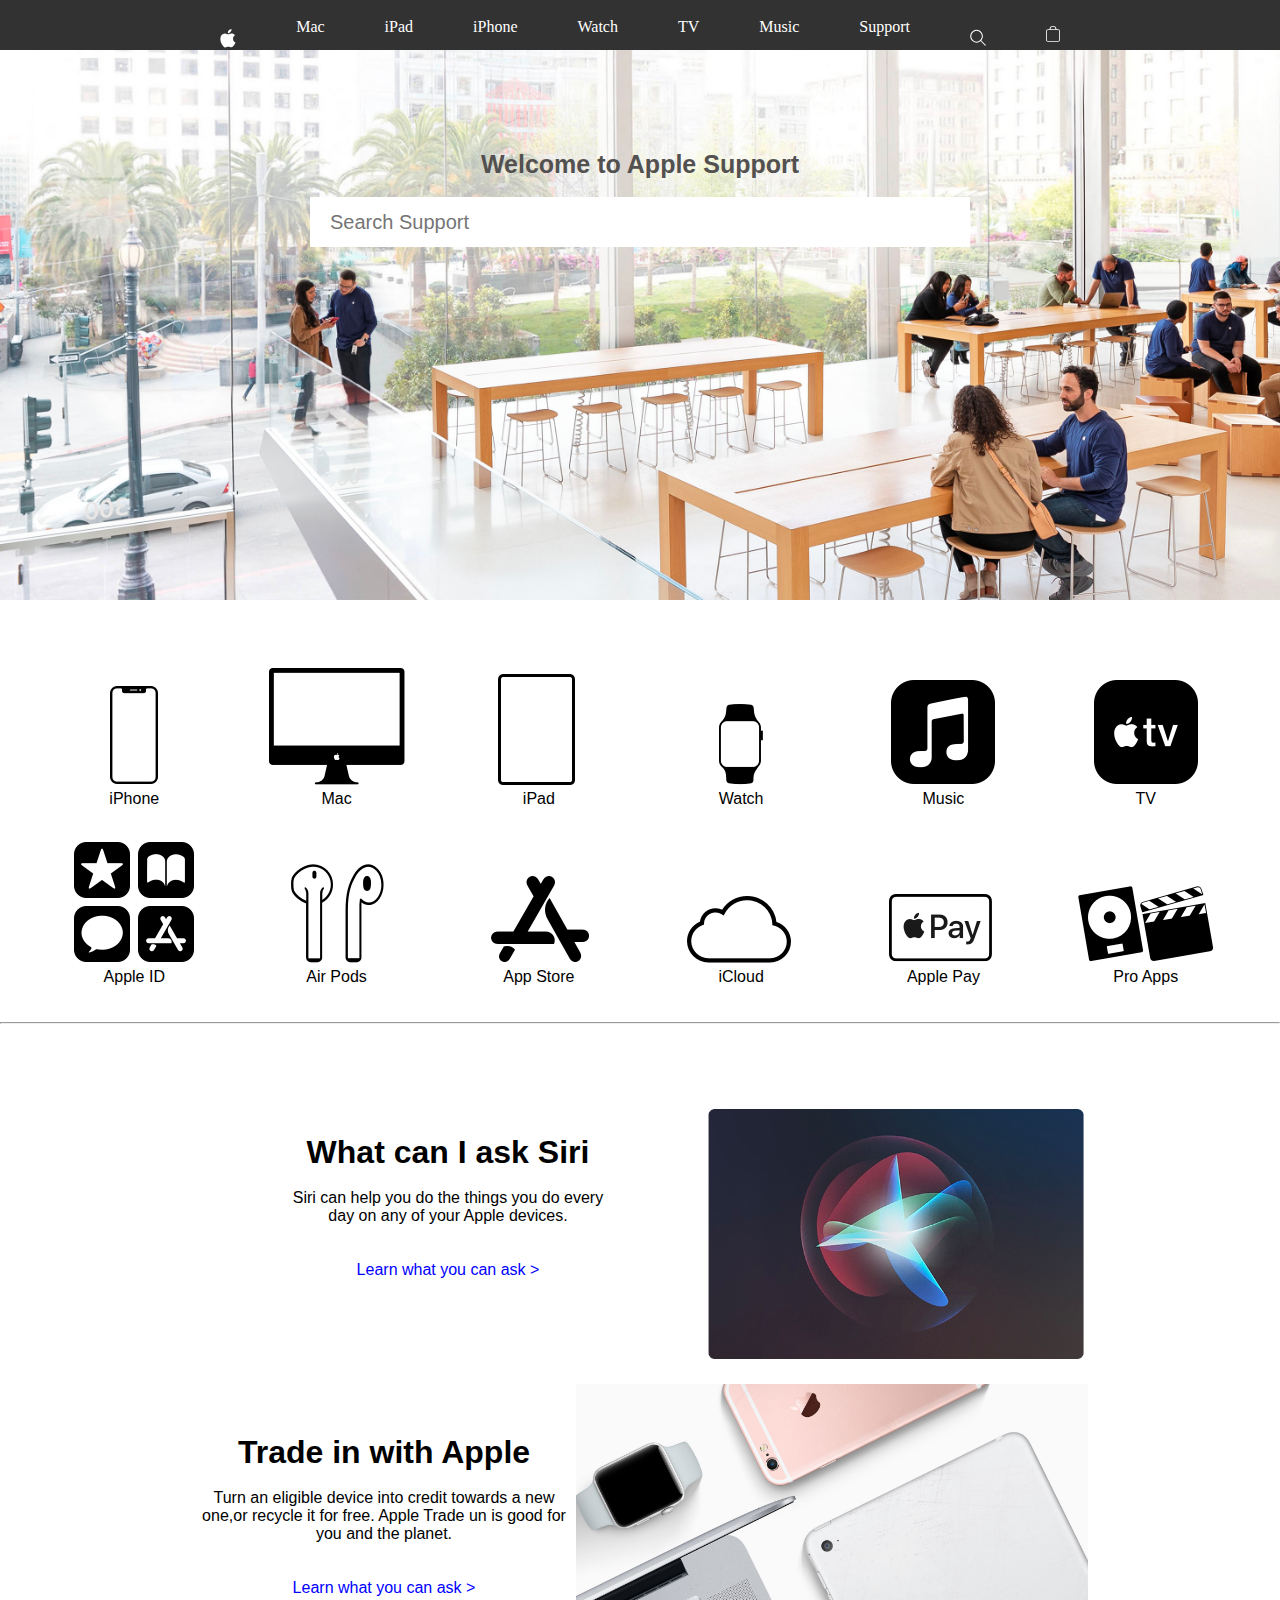
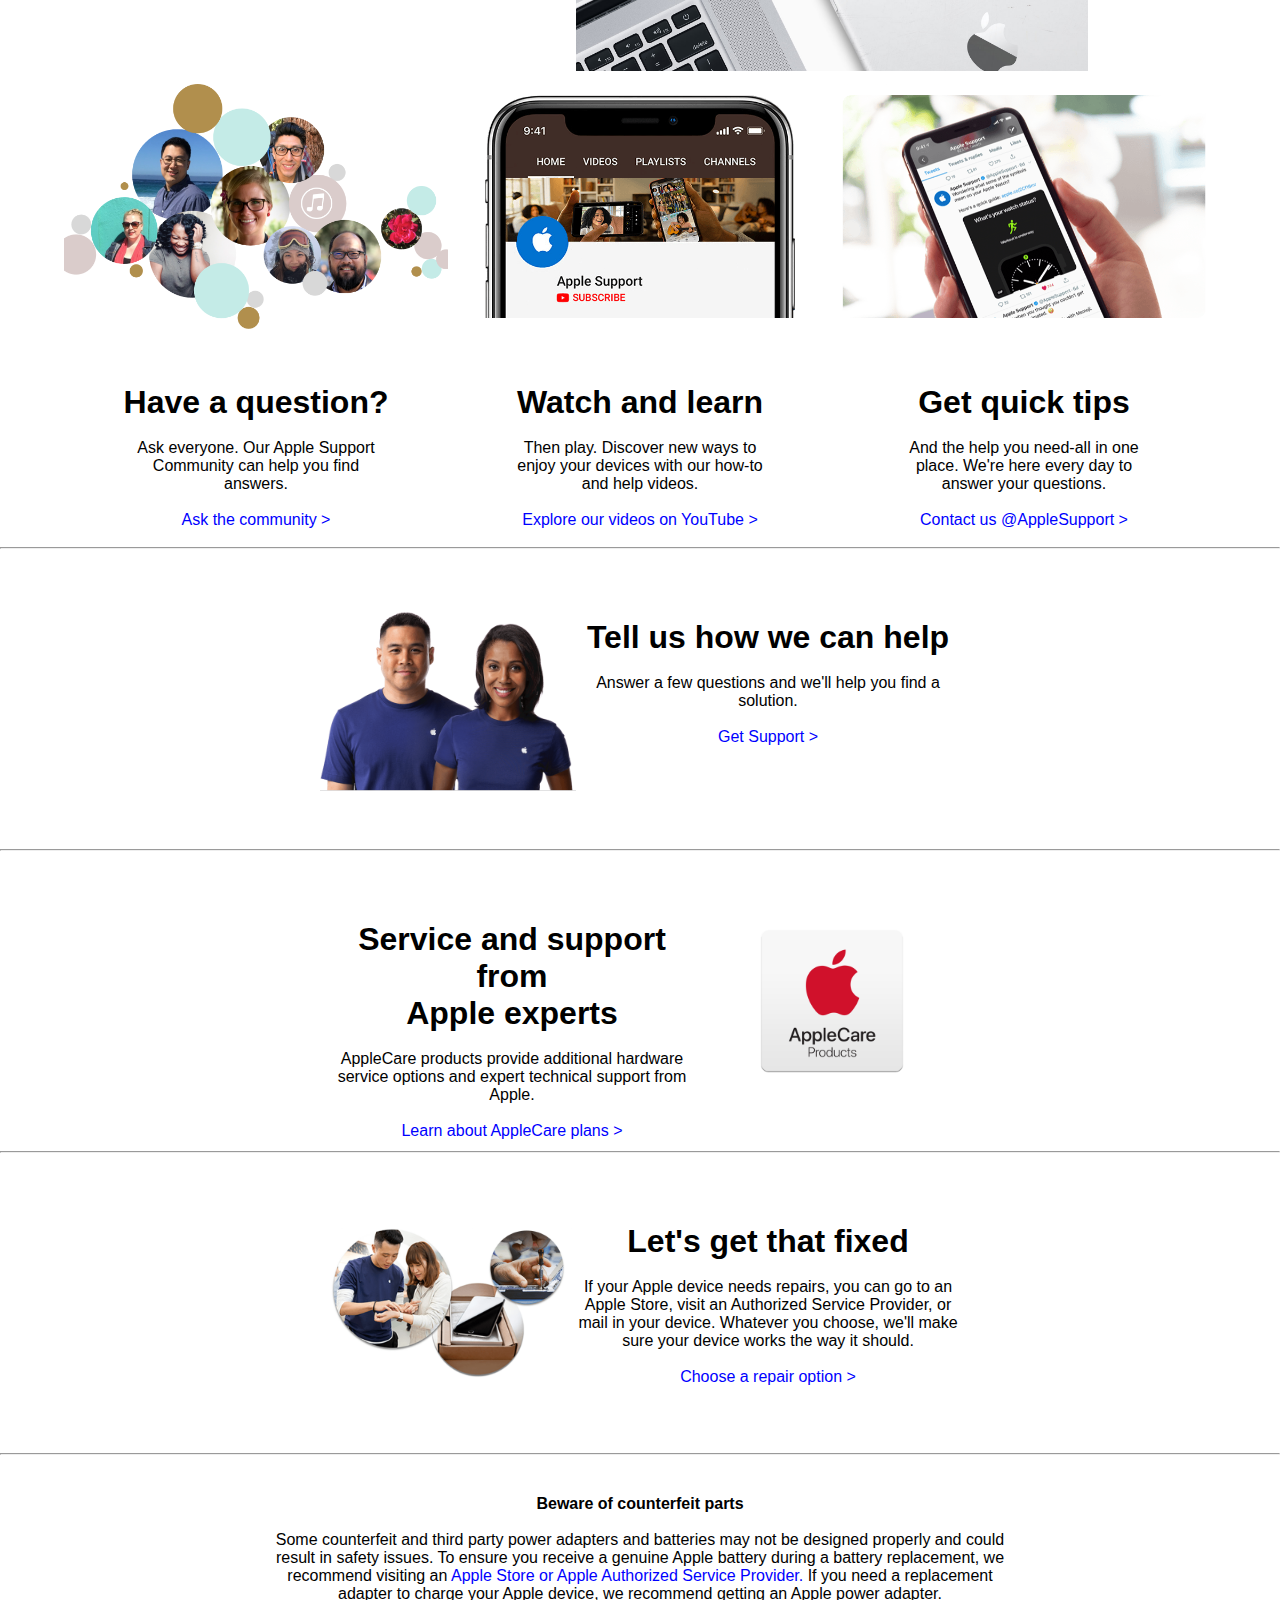
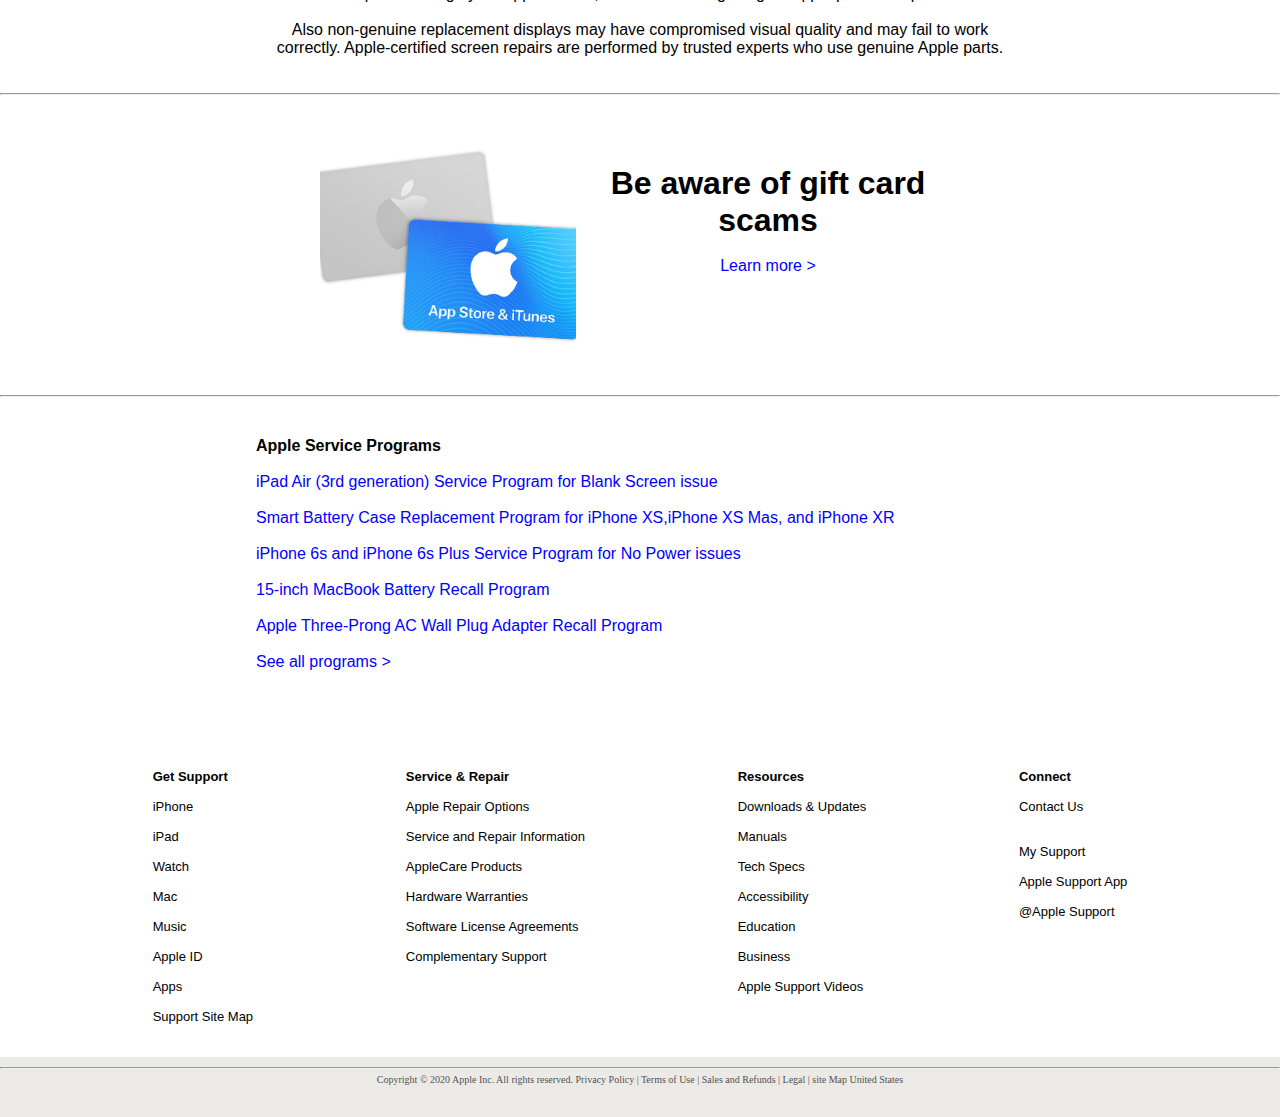
<file: support.html>
<!DOCTYPE html>
<html lang="en">
<head>
    <meta charset="UTF-8">
    <meta name="viewport" content="width=device-width, initial-scale=1.0">
    <title>apple</title>
    <link rel="stylesheet" href="css/support.css">
</head>
<body>
    <div class="nav">
        <ul class="list">
            <li> <a href="index.html"><img src="img/Apple Logo.svg"></a></li>
            <li><a href="mac.html">Mac</a></li>
            <li><a href="ipad.html">iPad</a></li>
            <li><a href="iphone.html">iPhone</a></li>
            <li><a href="watch.html">Watch</a></li>
            <li><a href="tv.html">TV</a></li>
            <li><a href="music.html">Music</a></li>
            <li><a href="support.html">Support</a></li>
            <li><a href="search.html"><img src="img/search.svg"; style="height: 80px";></a></li>
        <li><a href="search1.html"><img src="img/search1.svg"; style="height: 35px";></a></li>
        </ul>
    </div>
    <div class="sec1">
        <div class="s1">
            <h2>Welcome to Apple Support</h2><br/>
            <form action="">
                <input type="text" placeholder="Search Support">
            </form>
        </div>
     </div>
     <div class="sec2">
            <div class="e1">
               <div class="e11"><img src="img/phone2.png"></div>
               <div class="e12">iPhone</div>
            </div>
            <div class="e2">
               <div class="e21"><img src="img/mac2.png"></div>
               <div class="e22">Mac</div>
            </div>
            <div class="e3">
                <div class="e31"><img src="img/ipad2.png"></div>
                <div class="e32">iPad</div>
             </div>
             <div class="e4">
                <div class="e41"><img src="img/watch2.png"></div>
                <div class="e42">Watch</div>
             </div>
             <div class="e5">
                <div class="e51"><img src="img/music2.png"></div>
                <div class="e52">Music</div>
             </div>
             <div class="e6">
                <div class="e61"><img src="img/tv1.png"></div>
                <div class="e62">TV</div>
             </div>
        </div>      
     <div class="sec3">
         <div class="e7">
               <div class="e71"><img src="img/apple2.png"></div>
               <div class="e72">Apple ID</div>
            </div>
            <div class="e8">
               <div class="e81"><img src="img/airpods2.png"></div>
               <div class="e82">Air Pods</div>
            </div>
            <div class="e9">
                <div class="e91"><img src="img/appstore2.png"></div>
                <div class="e92">App Store </div>
             </div>
             <div class="e10">
                <div class="e101"><img src="img/icloud2.png"></div>
                <div class="e102">iCloud</div>
             </div>
             <div class="e11">
                <div class="e111"><img src="img/pay2.png"></div>
                <div class="e112">Apple Pay</div>
             </div>
             <div class="e12">
                <div class="e121"><img src="img/pro2.png"></div>
                <div class="e122">Pro Apps</div>
             </div>
     </div><br/><br/><hr/>
     <div class="sec4">
         <div class="s2">
             <h1>What can I ask Siri</h1><br/>
             <p>Siri can help you do the things you do every</p>
             <p>day on any of your Apple devices.</p><br/><br/>
             <a href="learnmore.html">Learn what you can ask ></a>
        </div>
        <div class="s3"></div>
     </div>
     <div class="sec5">
        <div class="s4">
            <h1>Trade in with Apple</h1><br/>
            <p>Turn an eligible device into credit towards a new</p>
            <p>one,or recycle it for free. Apple Trade un is good for</p>
            <p>you and the planet.</p><br/><br/>
            <a href="learnmore.html">Learn what you can ask ></a>
        </div>
        <div class="s41"></div>
     </div>
       <div class="sec6">
        <div class="s5">
            <div class="s51">
                <h1>Have a question?</h1><br/>
                <p>Ask everyone. Our Apple Support</p>
                <p>Community can help you find</p>
                <p>answers.</p><br/>
                <a href="learnmore.html">Ask the community ></a></div>    
       </div>
       <div class="s6">
           <div class="s61">
            <h1>Watch and learn</h1><br/>
            <p>Then play. Discover new ways to</p>
            <p>enjoy your devices with our how-to</p>
            <p>and help videos.</p><br/>
            <a href="learnmore.html">Explore our videos on YouTube ></a>
           </div> 
        </div>
       <div class="s7">
        <div class="s71"> 
            <h1>Get quick tips</h1><br/>
            <p>And the help you need-all in one</p>
            <p>place. We're here every day to</p>
            <p>answer your questions.</p><br/>
            <a href="learnmore.html">Contact us @AppleSupport ></a></div>
       </div>
    </div><br/><hr>
       <div class="sec7">
        <div class="s8"></div>
       <div class="s9">
           <h1>Tell us how we can help</h1><br/>
            <p>Answer a few questions and we'll help you find a solution.</p><br/>
            <a href="learnmore.html">Get Support ></a>
       </div>
    </div><hr>
       <div class="sec8">
        <div class="s10">
            <h1>Service and support from</h1>
            <h1>Apple experts</h1><br/>
            <p>AppleCare products provide additional hardware</p>
            <p>service options and expert technical support from</p>
            <p>Apple.</p><br/>
            <a href="learnmore.html">Learn about AppleCare plans ></a>
       </div>
       <div class="s11"></div>
    </div><hr>
    <div class="sec9">
        <div class="s12"></div>
       <div class="s13">
           <h1>Let's get that fixed</h1><br/>
            <p>If your Apple device needs repairs, you can go to an</p>
            <p>Apple Store, visit an Authorized Service Provider, or</p>
            <p>mail in your device. Whatever you choose, we'll make</p>
            <p>sure your device works the way it should.</p><br/>
            <a href="learnmore.html">Choose a repair option ></a>
       </div>
    </div><hr/>
    <div class="sec10">
        <div class="s101"></div>
        <div class="s102">
           <b><p>Beware of counterfeit parts</p></b><br/> 
            <p>Some counterfeit and third party power adapters and batteries may not be designed properly and could</p>
            <p>result in safety issues. To ensure you receive a genuine Apple battery during a battery replacement, we</P>
            <p>recommend visiting an<a href="learnmore.html"> Apple Store or Apple Authorized Service Provider.</a> If you need a replacement</p>
            <p>adapter to charge your Apple device, we recommend getting an Apple power adapter.</p><br/>
         <p>Also non-genuine replacement displays may have compromised visual quality and may fail to work</p>
         <p>correctly. Apple-certified screen repairs are performed by trusted experts who use genuine Apple parts.</p><br/>
       </div>
       <div class="s103"></div>
    </div><br/><hr/>
    <div class="sec11">
        <div class="s14"></div>
       <div class="s15">
           <h1>Be aware of gift card scams</h1><br/>
            <a href="learnmore.html">Learn more ></a>
        </div>
    </div><hr/>
    <div class="sec12">
       <div class="s16"></div>
       <div class="s17">
         <b><p>Apple Service Programs</p></b><br/>
         <p><a href="find">iPad Air (3rd generation) Service Program for Blank Screen issue</a></p><br/>
          <p><a href="find">Smart Battery Case Replacement Program for iPhone XS,iPhone XS Mas, and iPhone XR</a></p><br/>
          <p><a href="find">iPhone 6s and iPhone 6s Plus Service Program for No Power issues</a></p><br/>
          <p><a href="find">15-inch MacBook Battery Recall Program</a></p><br/>
          <p><a href="find">Apple Three-Prong AC Wall Plug Adapter Recall Program</a></p><br/>
          <p><a href="find">See all programs ></a></p><br/>
         </div>
         <div class="s18"></div>
    </div>
    <div class="sec13">
      <div class="d">
              <b><p>Get Support</p></b><br>
              <p>iPhone</p><br/>
              <p>iPad</p><br/>
              <p>Watch</p><br/>
              <p>Mac</p><br/>
              <p>Music</p><br/>
              <p>Apple ID</p><br/>
              <p>Apps </p><br/>
              <p>Support Site Map</p><br/>
      </div>
      <div class="e">
          <b><p>Service & Repair</p></b><br>
          <p>Apple Repair Options</p><br/>
          <p>Service and Repair Information</p><br/>
          <p>AppleCare Products</p><br/>
          <p>Hardware Warranties</p><br/>
          <p>Software License Agreements</p><br/>
          <p>Complementary Support</p></br/>
      </div>
      <div class="c">
          <b><p>Resources</p></b><br>
          <p>Downloads & Updates</p><br/>
          <p>Manuals</p><br/>
          <p>Tech Specs</p><br/>
          <p>Accessibility</p><br/>
          <p>Education</p><br/>
          <p>Business</p><br/>
          <p>Apple Support Videos</p><br/>
      </div>
      <div class="g">
          <b><p>Connect</p></b><br>
          <p>Contact Us</p><br/><br>
          <p>My Support</p><br>
          <p>Apple Support App</p><br/>
          <p>@Apple Support</p><br/>
      </div>
    </div><br/>
    <div class="footer">
       <hr>
        <p>Copyright &copy 2020 Apple Inc. All rights reserved.    Privacy Policy | Terms of Use | Sales and Refunds | Legal | site Map           United States</p>
    </div>
       
       
       
</body>
</html>
</file>
<file: css/mystylesheet.css>
*{padding: 0; margin: 0px;}/* *default browser padding */ 

/* Start Navigation Section */
.nav{height: 50px; width: 100%;border-width: 10px;background-color: #323232; display: flex;}
.nav .list{list-style: none; width: 100%; justify-content: center; display: flex; padding: 18px;}
.nav .list li a{text-decoration: none; color: white; margin: 30px;}
/* End Navigation Section */

/* Start Section */
.sec{width: 100%;border-width: 10px;background-color: rgb(60, 132, 240);height: 30px; text-align: center; padding-top: 15px;}
.sec a{text-decoration: none; color: white; font-family: sans-serif; font-size: 15px;} 
/* End Section */

/* Start Section 1*/
.sec1{width: 100%; height: 30px;background-color: rgb(255, 249, 249); text-align: center; padding-top: 15px;} 
.sec1 a{ text-decoration: none; color: rgb(90, 89, 89); font-family: sans-serif;  font-size: 15px;}
/* End section 1*/

/* Start Section 2*/
.sec2{width: 100%;background-color: black; background-image: url('/img/img1.jpg');  height: 600px; background-size: 100; 
    background-repeat: no-repeat; background-position: bottom;}
.sec2 .s1{font-size: 40px; font-family: sans-serif; display: flex; justify-content: center; color: white; padding-top: 20px;}
.sec2 .s1 img{height: 60px;}
.sec2 .s2{color: red; text-align: center; font-family: sans-serif;}
.sec2 .s3{color: white; text-align: center; font-family: sans-serif; font-size: 25px;}
.sec2 .s4 .list1{font-family: sans-serif; list-style: none; display: flex; justify-content: center; padding-top: 15px;}
.sec2 .s4 .list1 li a{text-decoration: none; padding-left: 30px; color:blue;}
.sec2 .s5{text-align: center; background-color: black; width:100%; padding-top: 30px;}
/* End Section 2*/

/* Start Section 3*/
.sec3{width:100%;border-top: solid; border-color: white; border-width: 10px;background-color: #fbfbfd; background-image: url('/img/img2.jpg'); background-position: center;height: 600px;background-repeat: no-repeat;}
.sec3 .s6{color: red; font-family: sans-serif; font-size: 10px; text-align: center;padding-top: 30px;}
.sec3 .s7{color: black; text-align: center; font-family: sans-serif; font-size: 40px;}
.sec3 .s8{color: black; font-family: sans-serif; text-align: center;}
.sec3 .s9 .list2{font-family: sans-serif; list-style: none;display: flex; justify-content: center; padding-top: 10px;}
.sec3 .s9 .list2 li a{text-decoration: none; padding-left:30px; color:blue; font-size: 13px;}


/* Start Section 4*/
.sec4{width:100%;border-top: solid; border-color: white; border-width: 10px; background-image: url('/img/img3.jpg');background-color:#fbfbfd; height:700px; background-position: center; background-repeat: no-repeat;}
.sec4 .s11{font-size:30px; font-family: sans-serif; display:flex; color: black; justify-content: center;padding-top: 20px;}
.sec4 .s11 img{height: 50px;}
.sec4 .s12{color: rgb(218, 55, 55); font-size: 10px;text-align: center; font-family: sans-serif;}
.sec4 .s13{color: black; font-family: sans-serif;text-align: center; padding-top: 10px;}
.sec4 .s14 .list3{font-family: sans-serif; list-style: none; display: flex; justify-content: center; padding-top: 10px;}
.sec4 .s14 .list3 li a{text-decoration: none; color: blue; padding-left: 30px; font-size: 13px;}
/* End Section 4*/

/* Start Section 5*/
.sec5{width: 100%;border-top: solid; border-color: white; border-width: 10px; display: flex; background-color: #fbfbfd; justify-content: center; text-align: center; font-family: sans-serif;}
.sec5 .s16{width:50%;border-right: solid;border-width: 10px;border-color: white;background-image: url('/img/img4.jpg');background-position: bottom;background-repeat: no-repeat;height:500px;padding-top: 20px;}
.sec5 .s17{width:50%;background-image: url('/img/img5.jpg');background-position: center;background-repeat: no-repeat;height:500px;padding-top: 20px;}
.sec5 .s16 img{height: 50px; padding-top: 10px;}
.sec5 .s17 img{height: 50px;padding-top: 10px;} 
.sec5 .s16  a{text-decoration: none; color: blue; font-size: 13px;}
.sec5 .s17  a{text-decoration: none; color: blue; font-size: 13px;}
/* End Section 5*/

/* Start Section 6*/
.sec6{width: 100%; border-top: solid; border-color: white; border-width: 10px;display: flex;background-color: #fbfbfd;justify-content: center; text-align: center; font-family: sans-serif;}
.sec6 .s18{width:50%;border-right: solid;border-width: 10px;border-color: white; background-image: url('/img/img6.jpg');background-repeat: no-repeat;background-position: top;padding-top:350px;}
.sec6 .s19{width:50%;background-color: #f0f0f2; background-image: url('/img/img7.jpg');background-repeat: no-repeat;background-position: bottom;padding-top: 20px;height: 500px;}
.sec6 .s18 .list1{font-family: sans-serif; list-style: none; display: flex; justify-content: center;font-size: 13px;}
.sec6 .s18 .list1 li a{text-decoration: none;padding-left: 30px; color:blue}
.sec6 .s19 p a{text-decoration: none; color: blue;font-family: sans-serif;font-size: 13px;}
/* End Section 6*/

/* Start Section 7*/
.sec7{ width: 100%;border-top: solid; border-color: white; border-width: 10px; display:flex; justify-content: content; height: 500px; font-family: sans-serif; text-align: center; color: white;}
.sec7 .s20{width: 50%;border-right: solid;border-width: 10px;border-color: white; background-image: url('/img/img8.jpg'); background-position: center; background-size: cover;padding-top: 320px;}
.sec7 .s21{width: 50%;background-image: url('/img/img9.jpg'); background-size: contain; background-position: center; background-size: cover;}
.sec7 .s20 .list3{font-family: sans-serif; list-style: none; display: flex; justify-content: center;font-size: 13px;}
.sec7 .s20 .list3 li a{text-decoration: none;padding-left: 30px; color:blue}
.sec7 .s21 a{color: blue; text-decoration: none;}
/* End Section 7*/

/* Start Section 8*/
.sec8 li{width: 50%; justify-content: center; margin-left: 300px;list-style: none;border-top: solid; border-color: white; border-width: 10px;padding-top: 15px;}
/* End Section 8*/

/* Start Section 9*/
.sec9{width: 100%;font-family: sans-serif; justify-content: center;background-color: #fbfbfd; text-align: center; display: flex;padding-top: 15px;}
/* End Section 9*/

/* Start Section footer*/
.footer{width:100%;height:50px; font-size: 10px; background-color: rgb(236, 234, 231); text-align: center;background-color: #fbfbfd}
.footer a{text-decoration: none;color: blue;}
.footer p{color: rgb(83, 81, 81); padding-top: 5px;}
/* End Section footer*/
</file>
<file: css/iphone.css>
*{padding: 0; margin: 0px;}/* *default browser padding */ 

/* Start Navigation Section */
.nav{height: 50px; width: 100%; background-color:black; display: flex;}
.nav .list{list-style: none; width: 100%; justify-content: center; display: flex; padding: 18px;}
.nav .list li a{text-decoration: none; color: white; margin: 30px;}
/* End Navigation Section */

/* Start sec Section */
.sec{width:100%;text-align: center;font-family: sans-serif; font-size: 8px; display:flex; justify-content: space-evenly;}
.sec .e1{padding-top: 30px;width: 4%;}
.sec .e2{padding-top: 15px;width: 3%;}
.sec .e3{width:3%;padding-bottom: 20px;}
.sec .e4{padding-top: 15px;width: 3%;}
.sec .e5{padding-top: 40px;width: 5%;}
.sec .e6{padding-top: 5px;width: 4%;}
.sec .e7{padding-top: 40px;}
.sec .e8{padding-top: 30px;width: 4%;}
.sec .e9{padding-top: 40px;width: 3%;}
.sec .e3 .e33{font-size: 7px; color: red;}
/* End sec Section */

/* Start sec1 Section */
.sec1{background-color: rgb(250, 244, 244); padding-top: 5px; font-size: 10px; height: 20px; text-align: center;}
.sec1 p a{text-decoration: none;}
/* End sec1 Section */

/* Start sec2 Section */
.sec2{width: 100%;padding-top: 90px; display: flex; justify-content: center;text-align: center;font-family: sans-serif;}
.sec2 .s1{width:30%;padding-top: 60px;margin-left: 80px; text-align: left;}
.sec2 .s1 .ss1{color: red; padding-bottom: 15px;font-size: 15px;}
.sec2 .s1 .ss2{font-weight: bold;font-size: 30px; padding-bottom: 15px;}
.sec2 .s1 .ss3{font-weight: bold; font-size: 50px;}
.sec2 .s1 .ss4{padding-top: 15px;font-weight: bold;font-size: 30px;}
.sec2 .s1 .ss5{padding-top: 20px;}
.sec2 .s1 .ss6 a{text-decoration: none;color: blue; border-radius: 10px;}
.sec2 .s1 .ss7 a{text-decoration: none; padding-top: 20px;}
.sec2 .s2{width:55%;height: 500px;background-image: url('/img/section1.jpg'); background-repeat: no-repeat;}

/* End sec2 Section */

/* Start sec3 Section */
.sec3{width: 100%;padding-top: 100px;display: flex; justify-content: center; text-align: center;font-family: sans-serif;}
.sec3 .s3{width: 50%;height: 500px;margin-left: 60px; background-image: url('/img/section2.jpg');background-repeat:no-repeat;}
.sec3 .s4{width:50%;padding-top: 60px;text-align: left;}
.sec3 .s4 .sss1{font-weight: bold;font-size: 30px;padding-bottom: 15px;}
.sec3 .s4 .sss2{font-weight: bold; font-size: 50px;}
.sec3 .s4 .sss3{padding-top: 15px;}
.sec3 .s4 .sss4 a{text-decoration: none;color: blue;border-radius: 10px;}
.sec3 .s4 .sss5 a{text-decoration: none; font-size: 15px; padding-top: 20px;}
/* End sec3 Section */

/* Start sec4 Section */
.sec4{width: 100%;padding-top: 100px; display: flex; justify-content: center;font-family: sans-serif;}
.sec4 .s5{width:30%;padding-top: 60px;margin-left: 80px; text-align: left;}
.sec4 .s5 .ssss1{font-weight: bold;font-size: 30px; padding-bottom: 15px;}
.sec4 .s5 .ssss2{font-weight: bold; font-size: 50px;}
.sec4 .s5 .ssss3{padding-top: 10px;}
.sec4 .s5 .ssss4 a{text-decoration: none;color: blue;border-radius: 10px;}
.sec4 .s5 .ssss5 a{text-decoration: none; font-size: 15px;}
.sec4 .s6{width:55%;height: 500px;background-image: url('/img/section3.jpg'); background-repeat: no-repeat;}

/* End sec4 Section */

/* Start sec5 Section */
.sec5{width:100%;font-family: sans-serif;  text-align: center;padding-top: 150px;}
.sec5 .s7{font-weight: bold; text-align: center; font-size: 40px;}
.sec5 .s8 a{text-decoration: none;color: blue;font-size: 20px;}
/* End sec5 Section */

/* Start sec6 9 Section */
.sec6{width: 100%;display: flex;font-family: sans-serif; justify-content: space-evenly;text-align: left; padding-top: 100px;}
.sec6 .s9 .sssss2{padding-top: 15px;font-weight: bold;}
.sec6 .s9 .sssss3{padding-top: 10px;}
.sec6 .s9 .sssss4 a{text-decoration: none;color: blue; border-radius: 10px;}
.sec6 .s9 .sssss5 a{text-decoration: none;color: blue;}
/* End sec6 9 Section */

/* Start sec6 10 Section */
.sec6 .s10 .ssssss2{padding-top: 15px;font-weight: bold;}
.sec6 .s10 .ssssss3{padding-top: 10px;}
.sec6 .s10 .ssssss4 a{text-decoration: none;color: blue; border-radius: 10px;}
.sec6 .s10 .ssssss5 a{text-decoration: none;color: blue;}
/* End sec6 10 Section */

/* Start sec6 11 Section */
.sec6 .s11 .sssssss2{padding-top: 15px;font-weight: bold;}
.sec6 .s11 .sssssss3{padding-top: 10px;}
.sec6 .s11 .sssssss4 a{text-decoration: none;color: blue; border-radius: 10px;}
.sec6 .s11 .sssssss5 a{text-decoration: none;color: blue;}
/* End sec6 11 Section */

/* Start sec6 12 Section */
.sec6 .s12 .ssssssss2{padding-top: 15px;font-weight: bold;}
.sec6 .s12 .ssssssss3{padding-top: 10px;}
.sec6 .s12 .ssssssss4 a{text-decoration: none;color: blue; border-radius: 10px;}
.sec6 .s12 .ssssssss5 a{text-decoration: none;color: blue;}
/* End sec6 12 Section */

/* Start sec7 Section */
.sec7{width: 100%;padding-top: 50px; text-align: center;font-family: sans-serif; display: flex; justify-content: center; border-width: 20px; border-style: solid; border-color: black}
.sec7 .s13{width:60%;height: 500px;background-image: url('/img/sec5.jpg'); background-repeat: no-repeat;}
.sec7 .s14 .sssssssss1{ font-weight: bold; font-size: 50px; padding-top: 15%;}
.sec7 .s14 .sssssssss2{padding-top: 10px;}
.sec7 .s14 .sssssssss3 a{color: blue; text-decoration: none;}
/* End sec7 Section */


/* Start sec8 Section */
.sec8{font-family: sans-serif; width: 100%; display:flex; justify-content:center;text-align: center;}
.sec8 .s15{width: 100%;border-width: 10px;border-color: black;border-style: solid;}
.sec8 .s16{width: 100%;border-width: 10px;border-color: black;border-style: solid;}
/* End secec8 Section */

/* Start sec9 Section */
.sec9{width:100%; text-align: center;font-family: sans-serif;text-align: center;}
.sec9 .s17{ padding-top: 50px;font-weight: bold;font-size: 20px;}
.sec9 .s19 a{ font-size: 13px;color: blue;text-decoration: none; font-family: sans-serif;}
.sec9 .s19 .a1{font-weight: bold; font-size: 50px; padding-bottom: 20px;}
/* End secec9 Section */

/* Start sec10 Section */
.sec10{width: 100%;padding-top: 100px;border:black;border-style:solid;border-width: 10px;font-family: sans-serif;display: flex; justify-content: center;text-align: center;}
.sec10 .s20{width: 40%;padding-top: 50px;}
.sec10 .s20 .w{font-size: 30px; font-weight: bold;}
.sec10 .s20 .c a{text-decoration: none; color: blue;}
.sec10 .s21{width:60%;height: 300px;;background-image: url('/img/sec7.jpg'); background-repeat: no-repeat;}
/* End secec10 Section */

/* Start sec11 Section */
.sec11{widows: 100%;font-family: sans-serif;height: 500px; width: 100%;display: flex; justify-content:center;text-align: center;}
.sec11 .b{width:50%;padding-top: 70px;border: black;border-style: solid;border-width: 10px;}
.sec11 .c{width:50%;padding-top: 70px;border: black;border-style: solid;border-width: 10px;}
.sec11 .d{width:50%;padding-top: 70px;border: black;border-style: solid;border-width: 10px;}
.sec11 .b .b1 a{color: blue;text-decoration: none;}
.sec11 .c .c1{color: red;font-size: 10px;}
.sec11 .c .c2 a{color: blue;text-decoration: none;}
.sec11 .d .d1 a{color: blue;text-decoration: none;}
/* End secec11 Section */

/* Start sec12  Section */
.sec12 {width:100;height:50px;text-align: center;font-family: sans-serif;font-size: 20px; padding-top: 30px;}
.sec12 a{text-decoration: none;}
/* End secec12  Section */

/* Start sec13  Section */
.sec13{width:100%;height: 500px; display: flex; justify-content: center;font-family: sans-serif;}
.sec13 .s22{width:60%;background-image:url('/img/sec9.jpg');background-repeat: no-repeat;}
.sec13 .s23{width: 30%;padding-top:150px;text-align: center; text-decoration: none;}
.sec13 .s23 a{text-decoration: none; color: blue;}
/* End secec13  Section */

/* Start sec14  Section */
.sec14{width:100%;font-family: sans-serif;display: flex; justify-content: center;text-align: center;}
.sec14 .s24 {padding-top: 50px;margin-right: 100px;}
.sec14 .s25{padding-top: 50px;}
.sec14 .s24 p a{text-decoration: none; color: blue;}
.sec14 .s25 p a{text-decoration: none; color: blue;}
/* End secec14  Section */

/* Start sec15  Section */
.sec15{width:100%;padding-top: 100px;text-align: center;font-family: sans-serif;font-weight: bold;font-size: 50px;}
/* End secec15  Section */

/* Start sec16  Section */
.sec16{width: 100%;height: 500px;text-align: center; display: flex; justify-content: center; font-family: sans-serif;}
.sec16 .s26{width: 40%;padding-top: 150px;}
.sec16 .s26 a{text-decoration: none; color: blue;}
.sec16 .s27{width:50%;background-image: url('/img/sec11.jpg');background-repeat:no-repeat ;}
/* End secec16  Section */

/* Start sec17  Section */
.sec17{width: 100%;padding-top: 50px; text-align: center; display: flex; justify-content: center; font-family: sans-serif;}
.sec17 .s26{width:50%;border-style:solid;border-color: black;border-width: 10px;background-color: black; text-align: center;}
.sec17 .s26 p{font-family: sans-serif; color: white;}
.sec17 .s26 a{text-decoration: none; color: blue;}
.sec17 .s27{width:50%;border-style:solid;border-color: black;border-width: 10px;background-color: black;}
.sec17 .s27 a{text-decoration: none; color:blue}
/* End secec17  Section */

/* Start sec18  Section */
.sec18{width: 100%;height: 500px; border-width: 20px; border-style: solid; border-color: white; background-color: black ;text-align: center; display: flex; justify-content: center; font-family: sans-serif;}
.sec18 .s28{text-align: center; padding-top: 200px;}
.sec18 .s28 p{color:white}
.sec18 .s29{margin-left: 200px;padding-top: 50px;}
.sec18 .s28 a{text-decoration: none; color: blue;}
/* End secec18  Section */

/* Start sec19  Section */
.sec19{width: 100%;height: 700px;border-style:solid;border-width: 5px;border-color:white;display: flex;background-color: black;text-align: center; display: flex; justify-content:space-evenly; font-family: sans-serif;}
.sec19 .s30{width:50%;border-style:solid;border-width: 10px;border-color:white;background-image: url('/img/sec14.jpg');background-repeat: no-repeat;}
.sec19 .s30 .f2 p{color: white;padding-top: 500px;}
.sec19 .s30 .f2 a{text-decoration: none;color: blue;}
.sec19 .s31{width:50%;padding-top: 60px;border-style:solid;border-width: 10px;border-color:white;background-image: url('/img/sec141.jpg'); background-repeat: no-repeat;}
.sec19 .s31 p{color: white;} 
.sec19 .s31 a{text-decoration: none;color: blue;}
/* End secec19  Section */

/* Start sec20  Section */
.sec20{padding-bottom: 40px;width:100%; text-align: center; font-family: sans-serif; font-weight: bold; font-size: 50px; padding-top: 80px;background-color: rgb(248, 238, 238);}
/* End secec20  Section */

/* Start sec21  Section */
.sec21{width: 100%;height: 500px;text-align: center; display: flex; justify-content: center; font-family: sans-serif;}
.sec21 .s33{width:50%;background-position: center;background-image: url('/img/sec15.jpg');background-repeat: no-repeat;}
.sec21 .s34{width: 50%;padding-top: 80px;}
 a{text-decoration: none; color: blue;}
/* End secec21  Section */

/* Start sec22 Section */
.sec22{width: 100%;height:600px;border-style:solid;border-width: 5px;border-color:white;text-align: center; display: flex; justify-content: center; font-family: sans-serif;}
.sec22 .s35{width: 50%;border-style:solid;border-width: 10px;border-color:white;padding-top: 50px;background-image: url('/img/sec16.jpg');background-repeat: no-repeat;background-position: bottom;background-color: black; color: white;}
.sec22 .s35 a{text-decoration: none; color: blue;}
.sec22 .s36{width:50%;padding-top: 50px;border-style:solid;border-width: 10px;border-color: white;background-image: url('/img/sec161.jpg');background-repeat: no-repeat;background-position: bottom;}
.sec22 .s36 a{text-decoration: none; color: blue;}
/* End secec22  Section */

/* Start sec23 Section */
.sec23{width: 100%;height:600px;color:white;text-align: center;border-style:solid;border-width: 5px;border-color:white; display: flex; justify-content: center; font-family: sans-serif;}
.sec23 .s37{width:50%;padding-top: 50px;background-image: url('/img/sec17.jpg');border-style:solid;border-width: 10px;border-color: white;}
.sec23 .s37 a{text-decoration: none;color: white;}
.sec23 .s38{width:50%;padding-top: 50px;background-image: url('/img/sec171.jpg');border-style:solid;border-width: 10px;border-color: white;}
.sec23 .s38 a{text-decoration: none; color:white;}
/* End secec23  Section */

/* Start sec24 Section */
.sec24{width:100%;height:600px;border-style:solid;border-width:5px;border-color:white;font-family: sans-serif;text-align: center; display: flex; justify-content: center;}
.sec24 .s39{width:50%;padding-top:50px;background-image: url('/img/sec18.jpg');background-repeat:no-repeat;background-position:center;border-style:solid;border-width: 10px;border-color: white;}
.sec24 .s39 a{text-decoration: none; color: blue;}
.sec24 .s40{width:50%;padding-top: 50px;background-image: url('/img/sec181.jpg');background-repeat:no-repeat;background-position: bottom;border-style:solid;border-width: 10px;border-color: white;}
.sec24 .s40 a{text-decoration: none; color: blue;}
/* End secec24  Section */

/* Start sec25 Section */
.sec25{width: 100%;text-align: center;display: flex; justify-content: center; font-family: sans-serif;}
.sec25 .s41{width:50%;padding-top: 100px;}
.sec25 .s41 a{text-decoration: none; color:blue;}
.sec25 .s42{width:50%;background-image: url('/img/sec19.jpg');background-repeat: no-repeat ;}
/* End secec25  Section */

/* Start sec26 Section */
.sec26{width:100%; display: flex;justify-content: center; padding-top: 30px;font-family: sans-serif;text-align: left; font-size: 12px;}
.sec26 .p1{width:20%}
.sec26 .p2{width: 70%;}
.sec26 .p3{width: 20%;}
.sec26 .p2 .p23{list-style: none;}
/* End secec26  Section */

/* Start Section 9*/
.sec27{width: 100%;font-family: sans-serif; justify-content: center;background-color: #fbfbfd; text-align: center; display: flex;padding-top: 15px;}
/* End Section 9*/

/* Start Section footer*/
.footer{width:100%;height:50px; font-size: 10px; background-color: rgb(236, 234, 231); text-align: center;}
.footer p{color: rgb(83, 81, 81); padding-top: 5px;}
/* End Section footer*/
</file>
<file: css/support.css>
*{padding: 0; margin: 0px;}/* *default browser padding */ 

/* Start Navigation Section */
.nav{height: 50px; width: 100%; background-color: #323232; display: flex;}
.nav .list{list-style: none; width: 100%; justify-content: center; display: flex; padding: 18px;}
.nav .list li a{text-decoration: none; color: white; margin: 30px;}
/* End Navigation Section */

/* Start sec1 Section */
.sec1{height:550px; width:100%; font-family: sans-serif; text-align: center; background-image: url('/img/sec1.jpg'); background-size: cover; background-position: center;}
.sec1 .s1 h2{padding-top:100px; font-size: 25px; color: rgb(83, 80, 80);}
.sec1 input{ height: 50px; font-size: 20px; border: 0px solid white; width: 50%; padding: 0px 0px 0px 20px;  }
/* End sec1 Section */

/* Start sec2 Section */
.sec2{width:100%;text-align: center;font-family: sans-serif;display:flex; justify-content: space-evenly;padding-top: 50px;}
/* End sec2 Section */

/* Start sec3 Section */
.sec3{width:100%;text-align: center;font-family: sans-serif;display:flex; justify-content: space-evenly;padding-top:20px ;}
/* End sec3 Section */

/* Start sec4 Section */
.sec4{width: 100%;height:300px;padding-top: 60px; font-family: sans-serif; display: flex; justify-content: center;text-align:center;}
.sec4 .s2{width: 40%;padding-top: 50px;}
.sec4 .s2 a{text-decoration: none; color: blue;}
.sec4 .s3{width:30%;background-image: url('/img/section2..png'); background-position: center;background-repeat: no-repeat;background-size: 500px;}
/* End sec4 Section */ 

/* Start sec5 Section */
.sec5{width: 100%;height: 300px;font-family: sans-serif;display: flex;justify-content: center;text-align: center;}
.sec5 .s4{width:30%;padding-top: 50px;}
.sec5 .s4 a{text-decoration: none; color: blue;}
.sec5 .s41{width:40%;background-image: url('/img/sect3.jpg');background-repeat: no-repeat;background-size: 1000px;background-position-x: right;}
/* End sec5 Section */

/* Start sec6 Section */
.sec6{width: 100%;display: flex; justify-content:center; text-align: center;font-family: sans-serif;}
.sec6 .s5{width:30%;background-image: url('/img/sect4.png');background-repeat: no-repeat;background-position: top;background-size: 400px;}
.sec6 .s6{width:30%;background-image: url('/img/sect41.png');background-repeat: no-repeat;background-position:top;background-size: 400px;}
.sec6 .s7{width:30%;background-image: url('/img/sect71.png');background-repeat: no-repeat;background-position: top;background-size: 400px;}
.sec6 .s5 .s51{padding-top: 300px;}
.sec6 .s6 .s61{padding-top: 300px;}
.sec6 .s7 .s71{padding-top: 300px;}
.sec6 .s5 a{text-decoration: none;color: blue;}
.sec6 .s6 a{text-decoration: none;color: blue;}
.sec6 .s7 a{text-decoration: none;color: blue;}
/* End sec6 Section */

/* Start sec7 Section */
.sec7{width: 100%;height: 300px; display: flex; justify-content: center; text-align: center;font-family: sans-serif;}
.sec7 .s8{width:20%;background-image: url('/img/sect7.png');background-repeat: no-repeat;background-position: center;background-size: 300px;}
.sec7 .s9{width:30%;padding-top: 70px;}
.sec7 .s9 a{text-decoration: none; color: blue;}
/* End sec7 Section */

/* Start sec8 Section */
.sec8{width: 100%;height: 300px; display:flex; justify-content: center; font-family: sans-serif; text-align: center;}
.sec8 .s10{width:30%;padding-top: 70px;}
.sec8 .s11{width:20%;background-image: url('/img/sect6.png');background-repeat: no-repeat;background-position: center;background-size: 300px;}
.sec8 .s10 a{text-decoration: none; color: blue;}
/* End sec8 Section */

/* Start sec9 Section */
.sec9{width: 100%;height: 300px; display: flex; justify-content: center; text-align: center;font-family: sans-serif;}
.sec9 .s12{width:20%;background-image: url('/img/sect9.png');background-repeat: no-repeat;background-position: center;background-size: 300px;}
.sec9 .s13{width:30%;padding-top: 70px;}
.sec9 .s13 a{text-decoration: none; color: blue;}
/* End sec9 Section */

/* Start sec10 Section */
.sec10{width:100%;padding-top: 30px;display: flex;justify-content: center;font-family: sans-serif;text-align:center;}
.sec10 .s101{width:20%}
.sec10 .s102{width:60%;padding-top: 10px;text-align: center;}
.sec10 p a{text-decoration: none; color: blue;}
.sec10 .s103{width:20%}
/* End sec10 Section */

/* Start sec11 Section */
.sec11{width: 100%;height: 300px; display: flex; justify-content: center; text-align: center;font-family: sans-serif;}
.sec11 .s14{width:20%;background-image: url('/img/sect10.jpg');background-repeat: no-repeat;background-position: center;background-size: 300px;}
.sec11 .s15{width:30%;padding-top: 70px;}
.sec11 .s15 a{text-decoration: none; color: blue;}
/* End sec11 Section */

/* Start sec12 Section */
.sec12{width: 100%;padding-top: 40px;display: flex;justify-content: center;text-align: left;font-family: sans-serif;}
.sec12 .s16{width:20%;}
.sec12 .s17{width:60%;}
.sec12 .s17 a{text-decoration: none;color: blue;}
.sec12 .s18{width:20%;}
/* End sec12 Section */

/* Start sec13 Section */
.sec13{width: 100%;font-family: sans-serif; justify-content: space-evenly;font-size: 13px;text-align: left; display: flex;padding-top: 80px;}
.sec13 .d{width:30;}
.sec13 .e{width:30;}
.sec13 .c{width:30;}
.sec13 .g{width:30;}
/* End sec13 Section */

/* Start Section footer*/
.footer{width:100%;padding-top: 10px;height:50px; font-size: 10px; background-color: rgb(236, 234, 231); text-align: center;}
.footer p{color: rgb(83, 81, 81); padding-top: 5px;}
/* End Section footer*/
</file>
